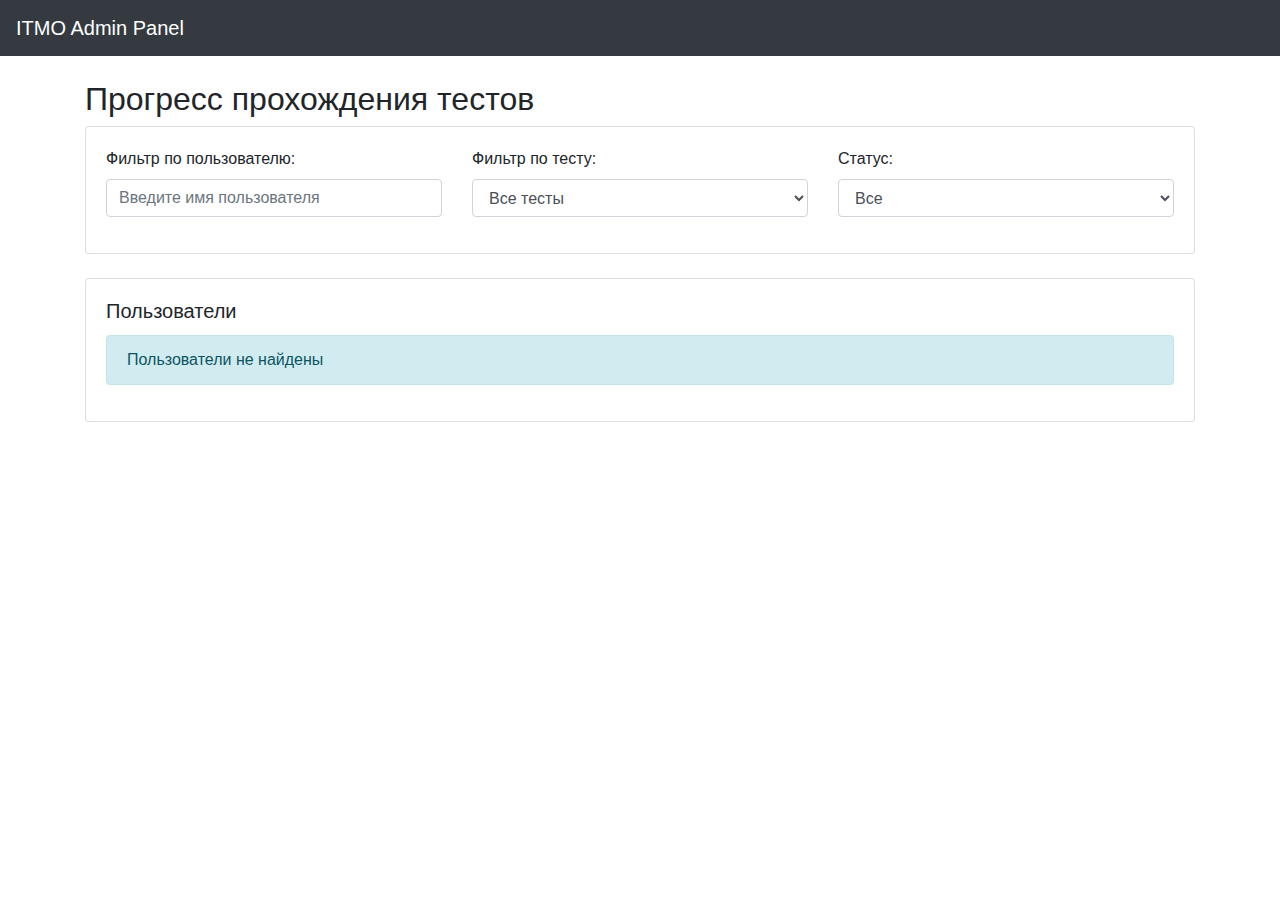
<file: admin/admin_progress.html>
<!DOCTYPE html>
<html lang="ru">
<head>
    <meta charset="UTF-8">
    <meta name="viewport" content="width=device-width, initial-scale=1.0">
    <title>Панель администратора - Прогресс тестирования</title>
    <link href="https://stackpath.bootstrapcdn.com/bootstrap/4.5.2/css/bootstrap.min.css" rel="stylesheet">
    <style>
        .test-card {
            margin-bottom: 20px;
            border: 1px solid #ddd;
            border-radius: 5px;
            padding: 15px;
        }
        .progress-container {
            margin-top: 10px;
        }
        .user-row {
            margin-bottom: 15px;
            padding-bottom: 15px;
            border-bottom: 1px solid #eee;
        }
    </style>
</head>
<body>
    <nav class="navbar navbar-expand-lg navbar-dark bg-dark">
        <a class="navbar-brand" href="#">ITMO Admin Panel</a>
    </nav>

    <div class="container mt-4">
        <h2>Прогресс прохождения тестов</h2>
        
        <!-- Фильтры -->
        <div class="card mb-4">
            <div class="card-body">
                <div class="row">
                    <div class="col-md-4">
                        <div class="form-group">
                            <label for="userFilter">Фильтр по пользователю:</label>
                            <input type="text" class="form-control" id="userFilter" placeholder="Введите имя пользователя">
                        </div>
                    </div>
                    <div class="col-md-4">
                        <div class="form-group">
                            <label for="testFilter">Фильтр по тесту:</label>
                            <select class="form-control" id="testFilter">
                                <option value="">Все тесты</option>
                                <option value="reaction">Тест на реакцию</option>
                                <option value="tracking">Тест на слежение</option>
                                <option value="combined">Совмещенный тест</option>
                            </select>
                        </div>
                    </div>
                    <div class="col-md-4">
                        <div class="form-group">
                            <label for="statusFilter">Статус:</label>
                            <select class="form-control" id="statusFilter">
                                <option value="">Все</option>
                                <option value="completed">Завершено</option>
                                <option value="incomplete">Не завершено</option>
                            </select>
                        </div>
                    </div>
                </div>
            </div>
        </div>

        <!-- Список пользователей и их прогресс -->
        <div class="card">
            <div class="card-body">
                <h5 class="card-title">Пользователи</h5>
                <div id="usersList">
                    <!-- Данные будут загружены через AJAX -->
                    <div class="text-center py-4">
                        <div class="spinner-border" role="status">
                            <span class="sr-only">Загрузка...</span>
                        </div>
                    </div>
                </div>
            </div>
        </div>
    </div>

    <!-- Модальное окно для деталей -->
    <div class="modal fade" id="userDetailsModal" tabindex="-1" role="dialog">
        <div class="modal-dialog modal-lg" role="document">
            <div class="modal-content">
                <div class="modal-header">
                    <h5 class="modal-title">Детали прохождения тестов</h5>
                    <button type="button" class="close" data-dismiss="modal">
                        <span>&times;</span>
                    </button>
                </div>
                <div class="modal-body" id="userTestDetails">
                    <!-- Данные будут загружены динамически -->
                </div>
                <div class="modal-footer">
                    <button type="button" class="btn btn-secondary" data-dismiss="modal">Закрыть</button>
                </div>
            </div>
        </div>
    </div>

    <script src="https://code.jquery.com/jquery-3.5.1.min.js"></script>
    <script src="https://stackpath.bootstrapcdn.com/bootstrap/4.5.2/js/bootstrap.bundle.min.js"></script>
    <script>
        $(document).ready(function() {
            // Загружаем данные при загрузке страницы
            loadUsersProgress();
            
            // Обновляем при изменении фильтров
            $('#userFilter, #testFilter, #statusFilter').on('change keyup', function() {
                loadUsersProgress();
            });
        });

        function loadUsersProgress() {
            const filters = {
                username: $('#userFilter').val(),
                test: $('#testFilter').val(),
                status: $('#statusFilter').val()
            };
            
            $.ajax({
                url: 'admin_get_progress.php',
                type: 'GET',
                data: filters,
                beforeSend: function() {
                    $('#usersList').html(`
                        <div class="text-center py-4">
                            <div class="spinner-border" role="status">
                                <span class="sr-only">Загрузка...</span>
                            </div>
                        </div>
                    `);
                },
                success: function(data) {
                    displayUsers(data.users);
                },
                error: function(xhr) {
                    $('#usersList').html(`
                        <div class="alert alert-danger">
                            Ошибка загрузки данных: ${xhr.responseText || 'Неизвестная ошибка'}
                        </div>
                    `);
                }
            });
        }

        function displayUsers(users) {
            if (!users || users.length === 0) {
                $('#usersList').html('<div class="alert alert-info">Пользователи не найдены</div>');
                return;
            }
            
            let html = '';
            users.forEach(user => {
                const completedTests = user.tests.filter(t => t.completed).length;
                const totalTests = user.tests.length;
                const progress = Math.round((completedTests / totalTests) * 100);
                
                html += `
                    <div class="user-row">
                        <div class="row align-items-center">
                            <div class="col-md-3">
                                <h5>${user.username}</h5>
                                <small class="text-muted">${user.email}</small>
                            </div>
                            <div class="col-md-6">
                                <div class="progress-container">
                                    <div class="d-flex justify-content-between">
                                        <span>Прогресс: ${completedTests} из ${totalTests} тестов</span>
                                        <span>${progress}%</span>
                                    </div>
                                    <div class="progress">
                                        <div class="progress-bar" role="progressbar" 
                                             style="width: ${progress}%" 
                                             aria-valuenow="${progress}" 
                                             aria-valuemin="0" 
                                             aria-valuemax="100"></div>
                                    </div>
                                </div>
                            </div>
                            <div class="col-md-3 text-right">
                                <button class="btn btn-info btn-sm view-details" 
                                        data-user-id="${user.id}">
                                    Подробнее
                                </button>
                            </div>
                        </div>
                    </div>
                `;
            });
            
            $('#usersList').html(html);
            
            // Обработчик для кнопок "Подробнее"
            $('.view-details').click(function() {
                const userId = $(this).data('user-id');
                loadUserDetails(userId);
            });
        }

        function loadUserDetails(userId) {
            $.ajax({
                url: 'admin_get_user_tests.php',
                type: 'GET',
                data: { user_id: userId },
                beforeSend: function() {
                    $('#userTestDetails').html(`
                        <div class="text-center py-4">
                            <div class="spinner-border" role="status">
                                <span class="sr-only">Загрузка...</span>
                            </div>
                        </div>
                    `);
                },
                success: function(data) {
                    displayUserDetails(data);
                    $('#userDetailsModal').modal('show');
                },
                error: function(xhr) {
                    $('#userTestDetails').html(`
                        <div class="alert alert-danger">
                            Ошибка загрузки данных: ${xhr.responseText || 'Неизвестная ошибка'}
                        </div>
                    `);
                }
            });
        }

        function displayUserDetails(data) {
            let html = `
                <div class="row mb-3">
                    <div class="col-md-6">
                        <h6>Пользователь: ${data.user.username}</h6>
                    </div>
                    <div class="col-md-6 text-right">
                        <span class="badge ${data.completed_all ? 'badge-success' : 'badge-warning'}">
                            ${data.completed_all ? 'Все тесты пройдены' : 'Не все тесты пройдены'}
                        </span>
                    </div>
                </div>
                <table class="table table-bordered">
                    <thead class="thead-light">
                        <tr>
                            <th>Тест</th>
                            <th>Статус</th>
                            <th>Дата прохождения</th>
                            <th>Результат</th>
                            <th>Действия</th>
                        </tr>
                    </thead>
                    <tbody>
            `;
            
            data.tests.forEach(test => {
                html += `
                    <tr>
                        <td>${test.test_name}</td>
                        <td>
                            <div class="custom-control custom-checkbox">
                                <input type="checkbox" class="custom-control-input" 
                                       id="test-${test.id}" ${test.completed ? 'checked' : ''}
                                       data-test-id="${test.id}">
                                <label class="custom-control-label" for="test-${test.id}">
                                    ${test.completed ? 'Завершено' : 'Не завершено'}
                                </label>
                            </div>
                        </td>
                        <td>${test.completed_at || '-'}</td>
                        <td>${test.result || '-'}</td>
                        <td>
                            <button class="btn btn-sm btn-outline-primary view-test" 
                                    data-test-id="${test.id}">
                                Просмотр
                            </button>
                        </td>
                    </tr>
                `;
            });
            
            html += `</tbody></table>`;
            $('#userTestDetails').html(html);
            
            // Обработчики для чекбоксов
            $('.custom-control-input').change(function() {
                const testId = $(this).data('test-id');
                const isCompleted = $(this).is(':checked');
                
                updateTestStatus(userId, testId, isCompleted);
            });
            
            // Обработчики для кнопок просмотра
            $('.view-test').click(function() {
                const testId = $(this).data('test-id');
                // Здесь можно реализовать просмотр деталей теста
                alert('Просмотр деталей теста с ID: ' + testId);
            });
        }

        function updateTestStatus(userId, testId, isCompleted) {
            $.ajax({
                url: 'admin_update_test_status.php',
                type: 'POST',
                data: {
                    user_id: userId,
                    test_id: testId,
                    completed: isCompleted
                },
                success: function(response) {
                    if (response.success) {
                        // Можно обновить интерфейс или показать уведомление
                    } else {
                        alert('Ошибка обновления: ' + (response.message || 'Неизвестная ошибка'));
                    }
                },
                error: function(xhr) {
                    alert('Ошибка сервера: ' + (xhr.responseText || 'Неизвестная ошибка'));
                }
            });
        }
    </script>
</body>
</html>
</file>
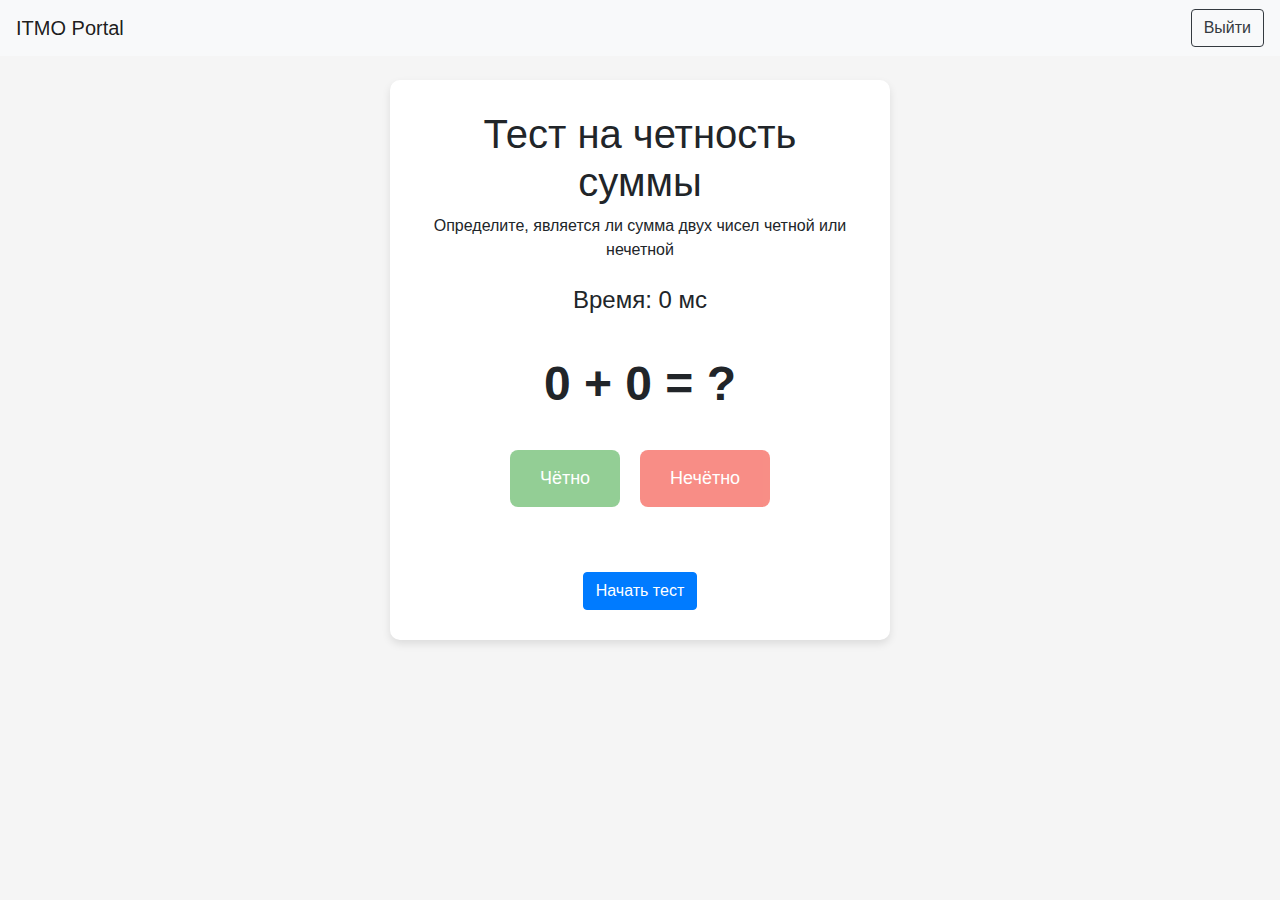
<file: tests/additiontest.html>
<!DOCTYPE html>
<html lang="ru">
<head>
    <meta charset="UTF-8">
    <meta name="viewport" content="width=device-width, initial-scale=1.0">
    <title>Тест на четность суммы</title>
    <link href="https://stackpath.bootstrapcdn.com/bootstrap/4.5.2/css/bootstrap.min.css" rel="stylesheet">
    <style>
        body {
            font-family: Arial, sans-serif;
            background-color: #f5f5f5;
            margin: 0;
            padding-top: 60px; /* Для фиксированной навигационной панели */
        }
        .container {
            text-align: center;
            background-color: white;
            padding: 30px;
            border-radius: 10px;
            box-shadow: 0 4px 8px rgba(0,0,0,0.1);
            max-width: 500px;
            width: 90%;
            margin: 20px auto;
        }
        .numbers {
            font-size: 48px;
            margin: 30px 0;
            font-weight: bold;
        }
        .buttons {
            display: flex;
            justify-content: center;
            gap: 20px;
            margin-bottom: 20px;
        }
        button {
            padding: 15px 30px;
            font-size: 18px;
            border: none;
            border-radius: 8px;
            cursor: pointer;
            transition: all 0.3s;
        }
        #even {
            background-color: #4CAF50;
            color: white;
        }
        #odd {
            background-color: #f44336;
            color: white;
        }
        button:hover {
            opacity: 0.9;
            transform: translateY(-2px);
        }
        button:disabled {
            opacity: 0.6;
            cursor: not-allowed;
            transform: none;
        }
        .timer {
            font-size: 24px;
            margin: 20px 0;
        }
        .results {
            margin-top: 20px;
            display: none;
        }
        .feedback {
            font-size: 20px;
            margin: 15px 0;
            font-weight: bold;
            min-height: 30px;
        }
        .correct {
            color: #4CAF50;
        }
        .incorrect {
            color: #f44336;
        }
        .stats {
            margin-top: 20px;
            text-align: left;
        }
        .save-status {
            margin-top: 10px;
            padding: 10px;
            border-radius: 4px;
            display: none;
        }
        .success {
            background-color: #d4edda;
            color: #155724;
        }
        .error {
            background-color: #f8d7da;
            color: #721c24;
        }
        .navbar {
            margin-bottom: 20px;
        }
        .btn-next {
            margin-top: 20px;
            display: none; /* Сначала скрыта */
        }
    </style>
</head>
<body>
    <!-- Навигационная панель -->
    <nav class="navbar navbar-expand-lg navbar-light bg-light fixed-top">
        <a class="navbar-brand" href="../index.php">ITMO Portal</a>
        <div class="collapse navbar-collapse" id="navbarNav">
            <ul class="navbar-nav ml-auto">
                <li class="nav-item">
                    <span class="navbar-text mr-2"><?php echo htmlspecialchars($_SESSION['username']); ?></span>
                    <a href="../pages/logout.php" class="btn btn-outline-dark">Выйти</a>
                </li>
            </ul>
        </div>
    </nav>

    <!-- Основной контент -->
    <div class="container">
        <h1>Тест на четность суммы</h1>
        <p>Определите, является ли сумма двух чисел четной или нечетной</p>
        
        <div class="timer">Время: <span id="time">0</span> мс</div>
        
        <div class="numbers">
            <span id="num1">0</span> + <span id="num2">0</span> = ?
        </div>
        
        <div class="buttons">
            <button id="even">Чётно</button>
            <button id="odd">Нечётно</button>
        </div>
        
        <div class="feedback" id="feedback"></div>
        
        <div class="results" id="results">
            <h3>Результаты</h3>
            <div class="stats">
                <p>Попыток: <span id="attempts">0</span></p>
                <p>Правильных ответов: <span id="correct">0</span></p>
                <p>Среднее время: <span id="avg-time">0</span> мс</p>
            </div>
            <button id="restart" class="btn btn-primary">Начать заново</button>
            <!-- Добавленная кнопка для перехода к следующему тесту -->
            <a href="../tests/combinedtest.html" id="next-test-button" class="btn btn-success btn-next">Следующий тест</a>
        </div>
        
        <div id="saveStatus" class="save-status"></div>
        
        <button id="start" class="btn btn-primary">Начать тест</button>
    </div>

    <script src="https://code.jquery.com/jquery-3.5.1.slim.min.js"></script>
    <script src="https://cdn.jsdelivr.net/npm/@popperjs/core@2.9.3/dist/umd/popper.min.js"></script>
    <script src="https://stackpath.bootstrapcdn.com/bootstrap/4.5.2/js/bootstrap.min.js"></script>

    <script>
        // Конфигурация теста
        const config = {
            minNumber: 1,
            maxNumber: 100,
            testDuration: 30000 // 30 секунд
        };

        // Состояние теста
        const state = {
            isRunning: false,
            startTime: null,
            currentNumbers: [0, 0],
            currentSum: 0,
            timerInterval: null,
            reactionTime: 0,
            attempts: 0,
            correctAnswers: 0,
            reactionTimes: [],
            userId: 1 // Замените на реальный ID пользователя
        };

        // Элементы DOM
        const elements = {
            num1: document.getElementById('num1'),
            num2: document.getElementById('num2'),
            evenBtn: document.getElementById('even'),
            oddBtn: document.getElementById('odd'),
            timeDisplay: document.getElementById('time'),
            feedback: document.getElementById('feedback'),
            results: document.getElementById('results'),
            attempts: document.getElementById('attempts'),
            correct: document.getElementById('correct'),
            avgTime: document.getElementById('avg-time'),
            restartBtn: document.getElementById('restart'),
            startBtn: document.getElementById('start'),
            saveStatus: document.getElementById('saveStatus'),
            nextTestBtn: document.getElementById('next-test-button')
        };

        // Инициализация
        function init() {
            updateNumberDisplay();
            
            elements.evenBtn.addEventListener('click', () => checkAnswer(true));
            elements.oddBtn.addEventListener('click', () => checkAnswer(false));
            elements.restartBtn.addEventListener('click', restartTest);
            elements.startBtn.addEventListener('click', startTest);
            
            toggleAnswerButtons(false);
        }

        // Генерация случайных чисел
        function generateRandomNumbers() {
            const num1 = Math.floor(Math.random() * (config.maxNumber - config.minNumber + 1)) + config.minNumber;
            const num2 = Math.floor(Math.random() * (config.maxNumber - config.minNumber + 1)) + config.minNumber;
            state.currentNumbers = [num1, num2];
            state.currentSum = num1 + num2;
            updateNumberDisplay();
        }

        // Обновление отображения чисел
        function updateNumberDisplay() {
            elements.num1.textContent = state.currentNumbers[0];
            elements.num2.textContent = state.currentNumbers[1];
        }

        // Проверка ответа
        function checkAnswer(isEven) {
            if (!state.isRunning) return;
            
            const isCorrect = (state.currentSum % 2 === 0) === isEven;
            state.attempts++;
            state.reactionTime = Date.now() - state.startTime;
            state.reactionTimes.push(state.reactionTime);
            
            if (isCorrect) {
                state.correctAnswers++;
                elements.feedback.textContent = 'Правильно!';
                elements.feedback.className = 'feedback correct';
            } else {
                elements.feedback.textContent = 'Неправильно!';
                elements.feedback.className = 'feedback incorrect';
            }
            
            updateStats();
            generateRandomNumbers();
            state.startTime = Date.now();
            elements.time.textContent = '0';
        }

        // Обновление статистики
        function updateStats() {
            elements.attempts.textContent = state.attempts;
            elements.correct.textContent = state.correctAnswers;
            
            if (state.reactionTimes.length > 0) {
                const avg = Math.round(state.reactionTimes.reduce((a, b) => a + b, 0) / state.reactionTimes.length);
                elements.avgTime.textContent = avg;
            }
        }

        // Таймер
        function startTimer() {
            state.timerInterval = setInterval(() => {
                if (state.isRunning) {
                    const currentTime = Date.now() - state.startTime;
                    elements.time.textContent = currentTime;
                }
            }, 10);
        }

        // Переключение кнопок ответа
        function toggleAnswerButtons(enable) {
            elements.evenBtn.disabled = !enable;
            elements.oddBtn.disabled = !enable;
        }

        // Начало теста
        function startTest() {
            state.isRunning = true;
            state.startTime = Date.now();
            state.attempts = 0;
            state.correctAnswers = 0;
            state.reactionTimes = [];
            
            generateRandomNumbers();
            startTimer();
            toggleAnswerButtons(true);
            
            elements.startBtn.style.display = 'none';
            elements.results.style.display = 'none';
            elements.feedback.textContent = '';
            elements.saveStatus.style.display = 'none';
            elements.nextTestBtn.style.display = 'none'; // Скрываем кнопку при новом запуске
            
            setTimeout(() => {
                endTest();
            }, config.testDuration);
        }

        // Завершение теста
        function endTest() {
            state.isRunning = false;
            clearInterval(state.timerInterval);
            toggleAnswerButtons(false);
            
            elements.results.style.display = 'block';
            elements.nextTestBtn.style.display = 'inline-block'; // Показываем кнопку после завершения
            updateStats();
            
            saveResults();
        }

        // Перезапуск теста
        function restartTest() {
            elements.results.style.display = 'none';
            elements.startBtn.style.display = 'block';
            elements.feedback.textContent = '';
            elements.nextTestBtn.style.display = 'none';
        }

        // Отправка результатов на сервер
        function saveResults() {
            const avgReaction = state.reactionTimes.length > 0 
                ? Math.round(state.reactionTimes.reduce((a, b) => a + b, 0) / state.reactionTimes.length)
                : 0;
            
            const testData = {
                user_id: state.userId,
                test_name: 'addition_parity_test',
                reaction_time: avgReaction,
                correct_answers: state.correctAnswers,
                total_questions: state.attempts,
                attempts: state.attempts,
                average_time: avgReaction
            };
            
            fetch('../php/save_test_result.php', {
                method: 'POST',
                headers: {
                    'Content-Type': 'application/json',
                },
                body: JSON.stringify(testData)
            })
            .then(response => {
                if (!response.ok) {
                    throw new Error('Ошибка сети');
                }
                return response.json();
            })
            .then(data => {
                console.log('Success:', data);
                showSaveStatus(true, data.message || 'Результаты успешно сохранены');
            })
            .catch((error) => {
                console.error('Error:', error);
                showSaveStatus(false, error.message || 'Ошибка при сохранении результатов');
            });
        }

        // Показать статус сохранения
        function showSaveStatus(isSuccess, message) {
            elements.saveStatus.textContent = message;
            elements.saveStatus.className = `save-status ${isSuccess ? 'success' : 'error'}`;
            elements.saveStatus.style.display = 'block';
        }

        // Запуск при загрузке
        window.onload = init;
    </script>
</body>
</html>
</file>
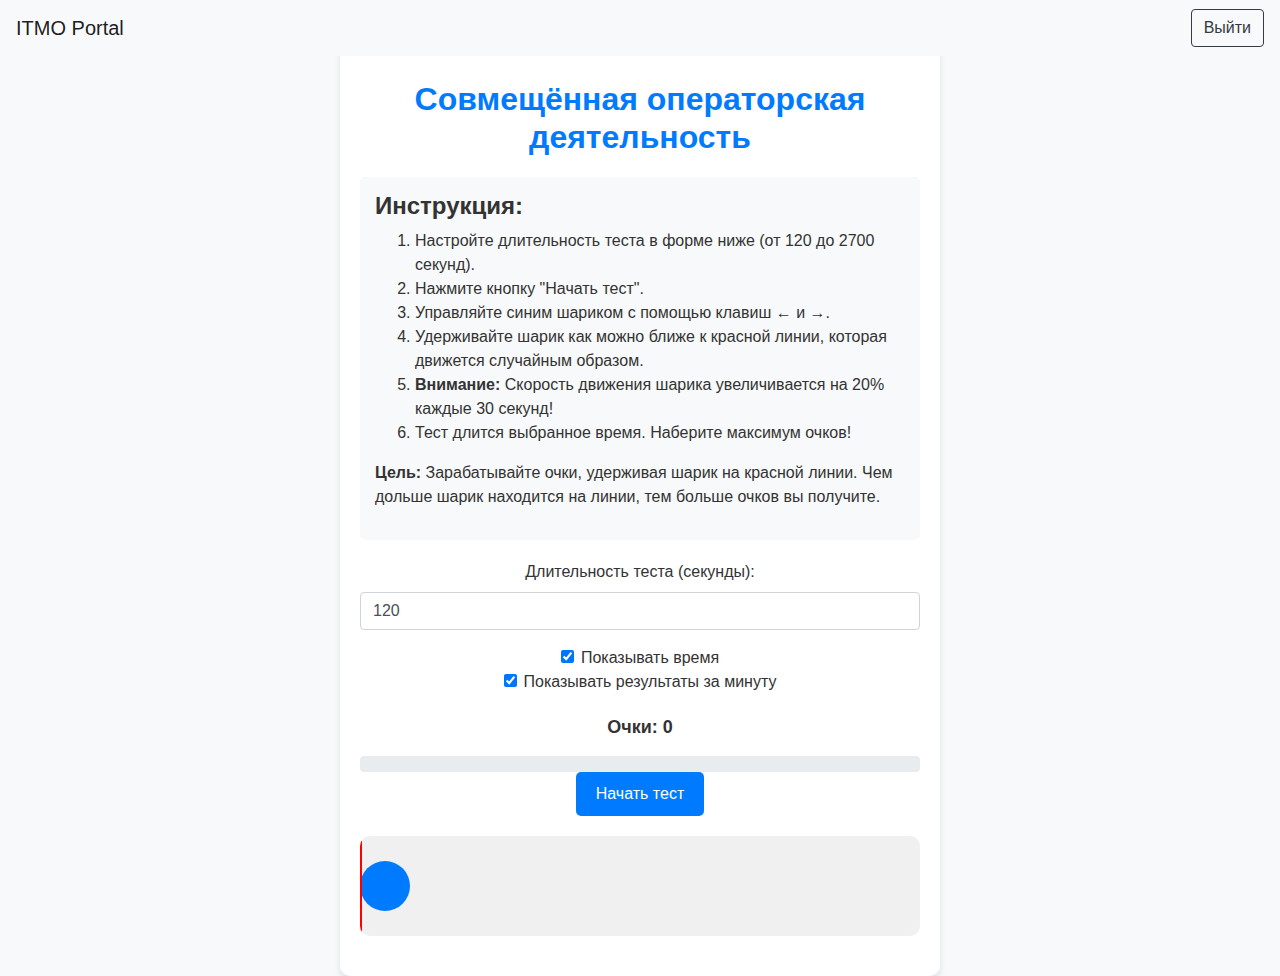
<file: tests/analogovoe_presledovanie.html>
<!DOCTYPE html>
<html lang="ru">
<head>
    <meta charset="UTF-8">
    <meta name="viewport" content="width=device-width, initial-scale=1.0">
    <title>Совмещённая операторская деятельность</title>
    <link href="https://stackpath.bootstrapcdn.com/bootstrap/4.5.2/css/bootstrap.min.css" rel="stylesheet">
    <link href="../assets/css/tests.css" rel="stylesheet">
    <style>
        #tracking-object {
            width: 50px;
            height: 50px;
            background-color: #007bff;
            position: absolute;
            border-radius: 50%;
            top: 50%;
            transform: translateY(-50%);
            transition: left 0.05s linear;
        }

        #tracking-area {
            width: 100%;
            height: 100px;
            position: relative;
            background-color: #f0f0f0;
            border-radius: 10px;
            margin: 20px auto;
            overflow: hidden;
        }

        #target-line {
            width: 2px;
            height: 100%;
            background-color: red;
            position: absolute;
            top: 0;
            transition: left 1s ease-in-out;
        }

        .navbar {
            margin-bottom: 20px;
        }

        .container {
            padding-top: 80px;
        }

        #score-display {
            font-size: 18px;
            font-weight: bold;
            margin-bottom: 15px;
        }

        #timer {
            font-size: 18px;
            margin-bottom: 15px;
        }

        .instructions {
            background-color: #f8f9fa;
            padding: 15px;
            border-radius: 5px;
            margin-bottom: 20px;
        }

        #progress-bar {
            height: 20px;
            margin-bottom: 15px;
        }

        #settings-form {
            margin-bottom: 20px;
        }
    </style>
</head>
<body>
    <nav class="navbar navbar-expand-lg navbar-light bg-light fixed-top">
        <a class="navbar-brand" href="../index.php">ITMO Portal</a>
        <div class="collapse navbar-collapse" id="navbarNav">
            <ul class="navbar-nav ml-auto">
                <li class="nav-item">
                    <span class="navbar-text mr-2"><?php echo htmlspecialchars($_SESSION['username']); ?></span>
                    <a href="../pages/logout.php" class="btn btn-outline-dark">Выйти</a>
                </li>
            </ul>
        </div>
    </nav>

    <div class="container">
        <h1 class="text-center">Совмещённая операторская деятельность</h1>
        <div class="instructions">
            <h4><strong>Инструкция:</strong></h4>
            <ol>
                <li>Настройте длительность теста в форме ниже (от 120 до 2700 секунд).</li>
                <li>Нажмите кнопку "Начать тест".</li>
                <li>Управляйте синим шариком с помощью клавиш ← и →.</li>
                <li>Удерживайте шарик как можно ближе к красной линии, которая движется случайным образом.</li>
                <li><strong>Внимание:</strong> Скорость движения шарика увеличивается на 20% каждые 30 секунд!</li>
                <li>Тест длится выбранное время. Наберите максимум очков!</li>
            </ol>
            <p><strong>Цель:</strong> Зарабатывайте очки, удерживая шарик на красной линии. Чем дольше шарик находится на линии, тем больше очков вы получите.</p>
        </div>
        <div class="text-center">
            <form id="settings-form">
                <div class="form-group">
                    <label for="test-duration">Длительность теста (секунды):</label>
                    <input type="number" id="test-duration" class="form-control" min="120" max="2700" value="120">
                </div>
                <div class="form-check">
                    <input type="checkbox" class="form-check-input" id="show-time" checked>
                    <label class="form-check-label" for="show-time">Показывать время</label>
                </div>
                <div class="form-check">
                    <input type="checkbox" class="form-check-input" id="show-results" checked>
                    <label class="form-check-label" for="show-results">Показывать результаты за минуту</label>
                </div>
            </form>
            <div id="timer" style="display: none;">Время: 02:00</div>
            <div id="score-display">Очки: 0</div>
            <div id="minute-result" style="display: none;">Очки за минуту: 0</div>
            <div class="progress">
                <div id="progress-bar" class="progress-bar" role="progressbar" style="width: 0%;" aria-valuenow="0" aria-valuemin="0" aria-valuemax="100"></div>
            </div>
            <button id="start-button" class="btn btn-primary">Начать тест</button>
            <div id="tracking-area">
                <div id="tracking-object"></div>
                <div id="target-line"></div>
            </div>
            <p id="result" class="mt-3"></p>
        </div>
    </div>

    <script>
        document.getElementById('start-button').addEventListener('click', startTest);

        let score = 0;
        let minuteScores = [];
        let testDuration = 120;
        let timerInterval;
        let testActive = false;
        let trackingInterval;
        let position = 0;
        let targetPosition = 0;
        let speed = 5;
        let speedMultiplier = 1;
        const trackingAreaWidth = document.getElementById('tracking-area').offsetWidth;
        const objectWidth = 50;

        function startTest() {
            console.log("Тест начат");
            const result = document.getElementById('result');
            const startButton = document.getElementById('start-button');
            
            // Получение настроек
            testDuration = parseInt(document.getElementById('test-duration').value) || 120;
            const showTime = document.getElementById('show-time').checked;
            const showResults = document.getElementById('show-results').checked;
            
            // Сброс параметров
            result.textContent = '';
            startButton.disabled = true;
            minuteScores = [];
            score = 0;
            speedMultiplier = 1;
            testActive = true;
            position = trackingAreaWidth / 2 - objectWidth / 2;
            targetPosition = trackingAreaWidth / 2;
            
            document.getElementById('timer').style.display = showTime ? 'block' : 'none';
            document.getElementById('minute-result').style.display = showResults ? 'block' : 'none';
            
            document.getElementById('tracking-object').style.left = `${position}px`;
            document.getElementById('target-line').style.left = `${targetPosition}px`;
            
            updateScore();
            updateTimer();
            
            let timeLeft = testDuration;
            let lastMinute = Math.floor(timeLeft / 60);
            timerInterval = setInterval(() => {
                timeLeft--;
                const minutes = Math.floor(timeLeft / 60);
                const seconds = timeLeft % 60;
                
                // Обновление прогресс-бара
                const progress = ((testDuration - timeLeft) / testDuration) * 100;
                document.getElementById('progress-bar').style.width = `${progress}%`;
                document.getElementById('progress-bar').setAttribute('aria-valuenow', progress);
                
                // Обновление результатов за минуту
                if (showResults && lastMinute !== minutes) {
                    minuteScores.push(score);
                    document.getElementById('minute-result').textContent = `Очки за последнюю минуту: ${score - (minuteScores[minuteScores.length - 2] || 0)}`;
                    lastMinute = minutes;
                }
                
                if (showTime) {
                    document.getElementById('timer').textContent = `Время: ${minutes.toString().padStart(2, '0')}:${seconds.toString().padStart(2, '0')}`;
                }
                
                if (timeLeft <= 0) {
                    endTest();
                }
            }, 1000);
            
            startTracking();
            addKeyboardControls();
            moveTarget();
            increaseSpeed();
        }

        function startTracking() {
            trackingInterval = setInterval(() => {
                if (!testActive) return;
                
                const trackingObject = document.getElementById('tracking-object');
                const targetLine = document.getElementById('target-line');
                
                const objectLeft = parseInt(trackingObject.style.left);
                const targetLeft = parseInt(targetLine.style.left);
                
                if (Math.abs(objectLeft + objectWidth/2 - targetLeft) < 5) {
                    score += 1;
                    updateScore();
                }
                
                // Update position smoothly based on last keyboard input
                trackingObject.style.left = `${position}px`;
            }, 16); // ~60fps for smoother updates
        }

        function moveTarget() {
            if (!testActive) return;
            
            setTimeout(() => {
                if (!testActive) return;
                
                targetPosition = Math.random() * (trackingAreaWidth - 50) + 25;
                document.getElementById('target-line').style.left = `${targetPosition}px`;
                
                moveTarget();
            }, Math.random() * 3000 + 2000);
        }

        function increaseSpeed() {
            if (!testActive) return;
            
            setTimeout(() => {
                if (!testActive) return;
                
                speedMultiplier += 0.2; // Увеличение скорости на 20% каждые 30 секунд
                console.log(`Скорость увеличена, множитель: ${speedMultiplier}`);
                
                increaseSpeed();
            }, 30000); // Каждые 30 секунд
        }

        function addKeyboardControls() {
            document.addEventListener('keydown', (e) => {
                if (!testActive) return;
                
                if (e.key === 'ArrowLeft') {
                    position = Math.max(0, position - speed * speedMultiplier);
                } else if (e.key === 'ArrowRight') {
                    position = Math.min(trackingAreaWidth - objectWidth, position + speed * speedMultiplier);
                }
                
                // Update position immediately for responsiveness
                document.getElementById('tracking-object').style.left = `${position}px`;
            });
        }

        function updateScore() {
            document.getElementById('score-display').textContent = `Очки: ${score}`;
        }

        function updateTimer() {
            const minutes = Math.floor(testDuration / 60);
            const seconds = testDuration % 60;
            document.getElementById('timer').textContent = `Время: ${minutes.toString().padStart(2, '0')}:${seconds.toString().padStart(2, '0')}`;
        }

        function endTest() {
            testActive = false;
            clearInterval(timerInterval);
            clearInterval(trackingInterval);
            
            document.getElementById('start-button').disabled = false;
            
            let minuteResults = '';
            if (document.getElementById('show-results').checked) {
                minuteScores.push(score);
                minuteResults = '<br><strong>Очки по минутам:</strong><br>';
                for (let i = 1; i < minuteScores.length; i++) {
                    minuteResults += `Минута ${i}: ${minuteScores[i] - (minuteScores[i-1] || 0)} очков<br>`;
                }
            }
            
            const result = document.getElementById('result');
            result.innerHTML = `
                <strong>Результаты теста:</strong><br>
                Набрано очков: ${score}<br>
                ${minuteResults}
                <small>Чем больше очков - тем лучше результат</small>
            `;
            
            saveResults(score);
        }

        function saveResults(score) {
            const data = {
                user_id: 1,
                test_name: 'Совмещённая операторская деятельность',
                correct_answers: score,
                score: score,
                created_at: new Date().toISOString()
            };

            fetch('../php/save_test_result.php', {
                method: 'POST',
                headers: {
                    'Content-Type': 'application/json'
                },
                body: JSON.stringify(data)
            })
            .then(response => {
                if (!response.ok) {
                    throw new Error('Ошибка сети: ' + response.statusText);
                }
                return response.json();
            })
            .then(data => {
                if (data.status === 'success') {
                    console.log('Результат успешно сохранен');
                } else {
                    console.error('Ошибка при сохранении:', data.message);
                }
            })
            .catch(error => {
                console.error('Ошибка при отправке:', error);
            });
        }
    </script>
</body>
</html>
</file>
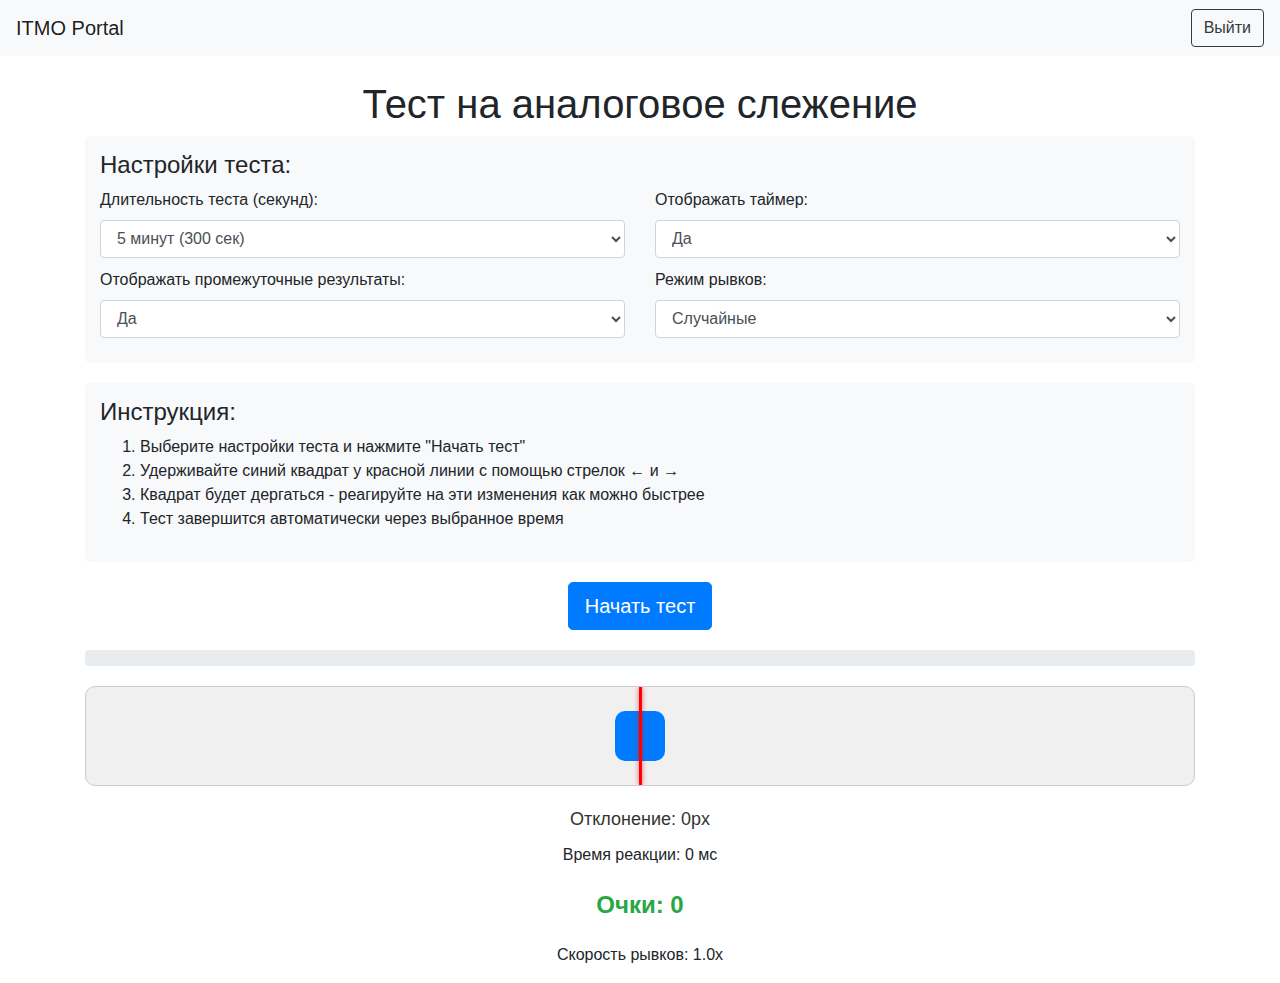
<file: tests/analogovoe_slejenie.html>
<!DOCTYPE html>
<html lang="ru">
<head>
    <meta charset="UTF-8">
    <meta name="viewport" content="width=device-width, initial-scale=1.0">
    <title>Тест на аналоговое слежение</title>
    <link href="https://stackpath.bootstrapcdn.com/bootstrap/4.5.2/css/bootstrap.min.css" rel="stylesheet">
    <style>
        #tracking-object {
            width: 50px;
            height: 50px;
            background-color: #007bff;
            position: absolute;
            border-radius: 10px;
            top: 50%;
            transform: translateY(-50%);
            left: calc(50% - 25px);
            transition: left 0.2s ease-out;
        }

        #tracking-area {
            width: 100%;
            height: 100px;
            position: relative;
            background-color: #f0f0f0;
            border-radius: 10px;
            margin: 20px auto;
            overflow: hidden;
            border: 1px solid #ccc;
        }

        #center-line {
            width: 3px;
            height: 100%;
            background-color: red;
            position: absolute;
            left: 50%;
            margin-left: -1.5px;
            top: 0;
            z-index: 10;
            box-shadow: 0 0 5px rgba(255,0,0,0.7);
        }

        .navbar {
            margin-bottom: 20px;
        }

        .container {
            padding-top: 80px;
        }

        #deviation-display {
            font-size: 18px;
            margin: 10px 0;
            color: #333;
        }

        #score-display {
            font-size: 24px;
            font-weight: bold;
            margin: 20px 0;
            color: #28a745;
        }

        .instructions {
            background-color: #f8f9fa;
            padding: 15px;
            border-radius: 5px;
            margin-bottom: 20px;
        }

        .edge-warning {
            position: absolute;
            width: 100%;
            height: 100%;
            top: 0;
            left: 0;
            background-color: rgba(255,0,0,0.1);
            display: none;
        }

        .progress-container {
            margin: 20px 0;
        }

        .settings-panel {
            background-color: #f8f9fa;
            padding: 15px;
            border-radius: 5px;
            margin-bottom: 20px;
        }

        .settings-row {
            margin-bottom: 10px;
        }

        .per-minute-results {
            max-height: 200px;
            overflow-y: auto;
            margin-top: 15px;
            border: 1px solid #ddd;
            padding: 10px;
            border-radius: 5px;
        }

        .timer-display {
            font-size: 24px;
            font-weight: bold;
            margin: 10px 0;
            color: #333;
        }
    </style>
</head>
<body>
    <nav class="navbar navbar-expand-lg navbar-light bg-light fixed-top">
        <a class="navbar-brand" href="../index.php">ITMO Portal</a>
        <div class="collapse navbar-collapse" id="navbarNav">
            <ul class="navbar-nav ml-auto">
                <li class="nav-item">
                    <span class="navbar-text mr-2"><?php echo htmlspecialchars($_SESSION['username']); ?></span>
                    <a href="../pages/logout.php" class="btn btn-outline-dark">Выйти</a>
                </li>
            </ul>
        </div>
    </nav>

    <div class="container">
        <h1 class="text-center">Тест на аналоговое слежение</h1>
        
        <div class="settings-panel">
            <h4>Настройки теста:</h4>
            <div class="settings-row row">
                <div class="col-md-6">
                    <label for="test-duration">Длительность теста (секунд):</label>
                    <select id="test-duration" class="form-control">
                        <option value="120">2 минуты (120 сек)</option>
                        <option value="300" selected>5 минут (300 сек)</option>
                        <option value="600">10 минут (600 сек)</option>
                        <option value="1800">30 минут (1800 сек)</option>
                        <option value="2700">45 минут (2700 сек)</option>
                    </select>
                </div>
                <div class="col-md-6">
                    <label for="show-timer">Отображать таймер:</label>
                    <select id="show-timer" class="form-control">
                        <option value="yes" selected>Да</option>
                        <option value="no">Нет</option>
                    </select>
                </div>
            </div>
            <div class="settings-row row">
                <div class="col-md-6">
                    <label for="show-results">Отображать промежуточные результаты:</label>
                    <select id="show-results" class="form-control">
                        <option value="yes" selected>Да</option>
                        <option value="no">Нет</option>
                    </select>
                </div>
                <div class="col-md-6">
                    <label for="jerk-mode">Режим рывков:</label>
                    <select id="jerk-mode" class="form-control">
                        <option value="random" selected>Случайные</option>
                        <option value="fixed">Фиксированные интервалы</option>
                        <option value="accelerating">С ускорением</option>
                    </select>
                </div>
            </div>
        </div>
        
        <div class="instructions">
            <h4>Инструкция:</h4>
            <ol>
                <li>Выберите настройки теста и нажмите "Начать тест"</li>
                <li>Удерживайте синий квадрат у красной линии с помощью стрелок ← и →</li>
                <li>Квадрат будет дергаться - реагируйте на эти изменения как можно быстрее</li>
                <li>Тест завершится автоматически через выбранное время</li>
            </ol>
        </div>
        
        <div class="text-center">
            <button id="start-button" class="btn btn-primary btn-lg">Начать тест</button>
            <button id="stop-button" class="btn btn-danger btn-lg" style="display:none;">Завершить тест</button>
            
            <div id="timer-display" class="timer-display" style="display:none;"></div>
            
            <div class="progress-container">
                <div class="progress">
                    <div id="test-progress" class="progress-bar progress-bar-striped" role="progressbar" style="width: 0%"></div>
                </div>
            </div>
            
            <div id="tracking-area">
                <div id="center-line"></div>
                <div id="tracking-object"></div>
                <div id="edge-warning" class="edge-warning"></div>
            </div>
            
            <div id="deviation-display">Отклонение: 0px</div>
            <div id="reaction-time-display">Время реакции: 0 мс</div>
            <div id="score-display">Очки: 0</div>
            <div id="current-speed-display">Скорость рывков: 1.0x</div>
            
            <div id="per-minute-results" class="per-minute-results" style="display:none;">
                <h5>Результаты по минутам:</h5>
                <div id="minute-results-container"></div>
            </div>
            
            <p id="result" class="mt-3"></p>
        </div>
    </div>

    <script>
        document.getElementById('start-button').addEventListener('click', startTest);
        document.getElementById('stop-button').addEventListener('click', () => endTest(true));

        let trackingInterval;
        let jerkInterval;
        let testTimeout;
        let progressInterval;
        let isTestRunning = false;
        let baseJerkStrength = 60;
        let testDuration = 30000; // 30 секунд по умолчанию
        let score = 0;
        let totalDeviation = 0;
        let measurements = 0;
        let lastJerkTime = 0;
        let reactionStartTime = 0;
        let reactionTimes = [];
        let isReacting = false;
        let startTime = 0;
        let currentSpeedMultiplier = 1.0;
        let minuteScores = [];
        let minuteDeviations = [];
        let minuteReactions = [];
        let currentMinute = 0;

        function startTest() {
            console.log("Тест начат");
            // Получаем настройки из формы
            testDuration = parseInt(document.getElementById('test-duration').value) * 1000;
            const showTimer = document.getElementById('show-timer').value === 'yes';
            const showResults = document.getElementById('show-results').value === 'yes';
            const jerkMode = document.getElementById('jerk-mode').value;
            
            // Сбрасываем все показатели
            const result = document.getElementById('result');
            result.textContent = '';
            document.getElementById('start-button').disabled = true;
            document.getElementById('stop-button').style.display = 'inline-block';
            document.getElementById('score-display').textContent = "Очки: 0";
            document.getElementById('deviation-display').textContent = "Отклонение: 0px";
            document.getElementById('reaction-time-display').textContent = "Время реакции: 0 мс";
            document.getElementById('edge-warning').style.display = 'none';
            document.getElementById('current-speed-display').textContent = "Скорость рывков: 1.0x";
            
            if (showTimer) {
                document.getElementById('timer-display').style.display = 'block';
            } else {
                document.getElementById('timer-display').style.display = 'none';
            }
            
            if (showResults) {
                document.getElementById('per-minute-results').style.display = 'block';
                document.getElementById('minute-results-container').innerHTML = '';
            } else {
                document.getElementById('per-minute-results').style.display = 'none';
            }

            score = 0;
            totalDeviation = 0;
            measurements = 0;
            reactionTimes = [];
            minuteScores = [];
            minuteDeviations = [];
            minuteReactions = [];
            currentMinute = 0;
            currentSpeedMultiplier = 1.0;
            isTestRunning = true;
            isReacting = false;
            startTime = Date.now();

            // Установка квадратика по центру
            const trackingObject = document.getElementById('tracking-object');
            trackingObject.style.left = 'calc(50% - 25px)';

            startTracking();
            setupJerks(jerkMode);
            addKeyboardControls();
            
            // Обновление прогресса и таймера
            updateProgressBar();
            progressInterval = setInterval(updateProgressBar, 1000);
            
            // Автоматическое завершение теста через заданное время
            testTimeout = setTimeout(() => {
                endTest(true);
            }, testDuration);
            
            // Запуск минутных интервалов для сбора статистики
            setInterval(recordMinuteStats, 60000);
        }

        function setupJerks(mode) {
            clearInterval(jerkInterval);
            
            if (mode === 'random') {
                // Случайные рывки с интервалом 2-5 секунд
                jerkInterval = setInterval(() => {
                    if (!isTestRunning) return;
                    performJerk();
                }, 2000 + Math.random() * 3000);
            } else if (mode === 'fixed') {
                // Фиксированные интервалы - каждые 3 секунды
                jerkInterval = setInterval(() => {
                    if (!isTestRunning) return;
                    performJerk();
                }, 3000);
            } else if (mode === 'accelerating') {
                // Рывки с ускорением - интервал уменьшается, сила увеличивается
                let jerkIntervalTime = 3000;
                jerkInterval = setInterval(() => {
                    if (!isTestRunning) return;
                    performJerk();
                    
                    // Уменьшаем интервал и увеличиваем силу рывков
                    jerkIntervalTime = Math.max(500, jerkIntervalTime * 0.95);
                    currentSpeedMultiplier = Math.min(3.0, currentSpeedMultiplier * 1.05);
                    document.getElementById('current-speed-display').textContent = 
                        `Скорость рывков: ${currentSpeedMultiplier.toFixed(1)}x`;
                    
                    clearInterval(jerkInterval);
                    jerkInterval = setInterval(() => {
                        if (!isTestRunning) return;
                        performJerk();
                    }, jerkIntervalTime);
                }, jerkIntervalTime);
            }
        }

        function performJerk() {
            const trackingObject = document.getElementById('tracking-object');
            
            // Случайное смещение с учетом текущего множителя скорости
            const jerk = (Math.random() * baseJerkStrength * 2 - baseJerkStrength) * currentSpeedMultiplier;
            
            // Запоминаем время рывка
            lastJerkTime = Date.now();
            isReacting = true;
            
            // Применяем рывок
            applyMovement(jerk);
            
            // Визуальный эффект рывка
            trackingObject.style.transform = 'translateY(-50%) scale(1.1)';
            setTimeout(() => {
                trackingObject.style.transform = 'translateY(-50%) scale(1)';
            }, 200);
        }

        function startTracking() {
            trackingInterval = setInterval(() => {
                if (!isTestRunning) return;
                
                const trackingObject = document.getElementById('tracking-object');
                const centerLine = document.getElementById('center-line');
                
                // Получаем текущую позицию
                const objectRect = trackingObject.getBoundingClientRect();
                const centerRect = centerLine.getBoundingClientRect();
                const currentPos = objectRect.left + objectRect.width/2;
                const centerPos = centerRect.left + centerRect.width/2;
                
                // Вычисляем отклонение
                const deviation = Math.abs(currentPos - centerPos);
                totalDeviation += deviation;
                measurements++;
                
                // Обновляем отображение
                document.getElementById('deviation-display').textContent = `Отклонение: ${Math.round(deviation)}px`;
                score += Math.max(0, 100 - Math.round(deviation));
                document.getElementById('score-display').textContent = `Очки: ${score}`;
                
            }, 100);
        }

        function applyMovement(offset) {
            const trackingObject = document.getElementById('tracking-object');
            const trackingArea = document.getElementById('tracking-area');
            const areaRect = trackingArea.getBoundingClientRect();
            const objectRect = trackingObject.getBoundingClientRect();
            
            // Получаем текущую позицию объекта в пикселях
            const currentLeft = parseFloat(trackingObject.style.left) || 
                              (objectRect.left - areaRect.left);
            
            // Вычисляем новую позицию
            const newLeft = currentLeft + offset;
            
            // Ограничиваем движение в пределах области
            const boundedLeft = Math.max(0, Math.min(areaRect.width - objectRect.width, newLeft));
            
            trackingObject.style.left = `${boundedLeft}px`;
            
            // Показываем предупреждение, если объект близко к краю
            if (boundedLeft <= 10 || boundedLeft >= areaRect.width - objectRect.width - 10) {
                document.getElementById('edge-warning').style.display = 'block';
            } else {
                document.getElementById('edge-warning').style.display = 'none';
            }
        }

        function addKeyboardControls() {
            document.addEventListener('keydown', (e) => {
                if (!isTestRunning) return;
                
                const moveStep = 15;

                if (e.key === 'ArrowLeft' || e.key === 'ArrowRight') {
                    // Фиксируем время реакции, если был рывок
                    if (isReacting) {
                        const reactionTime = Date.now() - lastJerkTime;
                        reactionTimes.push(reactionTime);
                        document.getElementById('reaction-time-display').textContent = 
                            `Время реакции: ${reactionTime} мс`;
                        isReacting = false;
                    }
                    
                    // Применяем движение
                    if (e.key === 'ArrowLeft') {
                        applyMovement(-moveStep);
                    } else {
                        applyMovement(moveStep);
                    }
                }
            });
        }

        function updateProgressBar() {
            if (!isTestRunning) return;
            
            const elapsed = Date.now() - startTime;
            const progress = (elapsed / testDuration) * 100;
            document.getElementById('test-progress').style.width = `${Math.min(100, progress)}%`;
            
            // Обновляем таймер
            const remaining = Math.max(0, (testDuration - elapsed) / 1000);
            const minutes = Math.floor(remaining / 60);
            const seconds = Math.floor(remaining % 60);
            document.getElementById('timer-display').textContent = 
                `Осталось времени: ${minutes}:${seconds.toString().padStart(2, '0')}`;
        }

        function recordMinuteStats() {
            if (!isTestRunning) return;
            
            currentMinute++;
            
            // Рассчитываем средние значения за последнюю минуту
            const minuteScore = score - (minuteScores.reduce((a, b) => a + b, 0));
            const minuteDeviation = totalDeviation / measurements - (minuteDeviations.reduce((a, b) => a + b, 0));
            const minuteReaction = reactionTimes.length > 0 ? 
                reactionTimes.slice(minuteReactions.reduce((a, b) => a + b, 0)).reduce((a, b) => a + b, 0) / 
                (reactionTimes.length - minuteReactions.reduce((a, b) => a + b, 0)) : 0;
            
            minuteScores.push(minuteScore);
            minuteDeviations.push(minuteDeviation);
            minuteReactions.push(reactionTimes.length - minuteReactions.reduce((a, b) => a + b, 0));
            
            // Добавляем запись в результаты по минутам
            if (document.getElementById('show-results').value === 'yes') {
                const resultsContainer = document.getElementById('minute-results-container');
                const resultItem = document.createElement('div');
                resultItem.className = 'minute-result';
                resultItem.innerHTML = `
                    <p><strong>Минута ${currentMinute}:</strong> 
                    Очки: ${minuteScore} | 
                    Среднее отклонение: ${minuteDeviation.toFixed(1)}px | 
                    Среднее время реакции: ${minuteReaction.toFixed(1)} мс</p>
                `;
                resultsContainer.appendChild(resultItem);
                resultsContainer.scrollTop = resultsContainer.scrollHeight;
            }
        }

        function endTest(isSuccess) {
            isTestRunning = false;
            clearInterval(trackingInterval);
            clearInterval(jerkInterval);
            clearInterval(progressInterval);
            clearTimeout(testTimeout);

            document.getElementById('start-button').disabled = false;
            document.getElementById('stop-button').style.display = 'none';
            document.getElementById('test-progress').style.width = '100%';

            const result = document.getElementById('result');
            
            if (reactionTimes.length > 0) {
                const averageReaction = reactionTimes.reduce((a, b) => a + b, 0) / reactionTimes.length;
                const avgDeviation = totalDeviation / measurements;
                
                // Добавляем общие результаты
                let resultsHTML = `
                    <div class="alert alert-info">
                        <h4>Результаты теста:</h4>
                        <p><strong>Общее время:</strong> ${(testDuration/1000).toFixed(0)} секунд</p>
                        <p><strong>Среднее время реакции:</strong> ${averageReaction.toFixed(2)} мс</p>
                        <p><strong>Точность управления:</strong> ${avgDeviation.toFixed(2)} px (среднее отклонение)</p>
                        <p><strong>Финальный счет:</strong> ${score}</p>
                `;
                
                // Добавляем результаты по минутам, если они включены
                if (document.getElementById('show-results').value === 'yes' && minuteScores.length > 0) {
                    resultsHTML += `<h5 class="mt-3">Результаты по минутам:</h5>`;
                    
                    minuteScores.forEach((minScore, index) => {
                        const minDev = minuteDeviations[index];
                        const minReact = minuteReactions[index] > 0 ? 
                            reactionTimes.slice(
                                index > 0 ? minuteReactions.slice(0, index).reduce((a, b) => a + b, 0) : 0, 
                                minuteReactions.slice(0, index+1).reduce((a, b) => a + b, 0)
                            ).reduce((a, b) => a + b, 0) / minuteReactions[index] : 0;
                        
                        resultsHTML += `
                            <p><strong>Минута ${index+1}:</strong> 
                            Очки: ${minScore} | 
                            Среднее отклонение: ${minDev.toFixed(1)}px | 
                            Среднее время реакции: ${minReact.toFixed(1)} мс</p>
                        `;
                    });
                }
                
                resultsHTML += `</div>`;
                result.innerHTML = resultsHTML;
                
                saveResult('tracking_test', averageReaction, 0, avgDeviation, score);
            } else {
                result.innerHTML = `
                    <div class="alert alert-warning">
                        <h4>Тест завершен</h4>
                        <p>Не зафиксировано реакций на изменения движения</p>
                    </div>
                `;
            }
        }

        function saveResult(testName, reactionTime, stdDev, avgDeviation, score) {
            const data = {
                user_id: 1, // Замените на реальный user_id
                test_name: testName,
                reaction_time: reactionTime,
                correct_answers: 0,
                total_questions: 0,
                attempts: 1,
                average_time: reactionTime,
                average_deviation: avgDeviation,
                score: score,
                created_at: new Date().toISOString()
            };

            console.log('Отправляемые данные:', data);

            fetch('../php/save_test_result.php', {
                method: 'POST',
                headers: {
                    'Content-Type': 'application/json'
                },
                body: JSON.stringify(data)
            })
            .then(response => {
                if (!response.ok) {
                    throw new Error('Ошибка сети: ' + response.statusText);
                }
                return response.json();
            })
            .then(data => {
                if (data.status === 'success') {
                    console.log('Результат успешно сохранен в базе данных');
                } else {
                    console.error('Ошибка при сохранении результата:', data.message);
                }
            })
            .catch(error => {
                console.error('Ошибка при отправке данных:', error);
            });
        }
    </script>
</body>
</html>
</file>
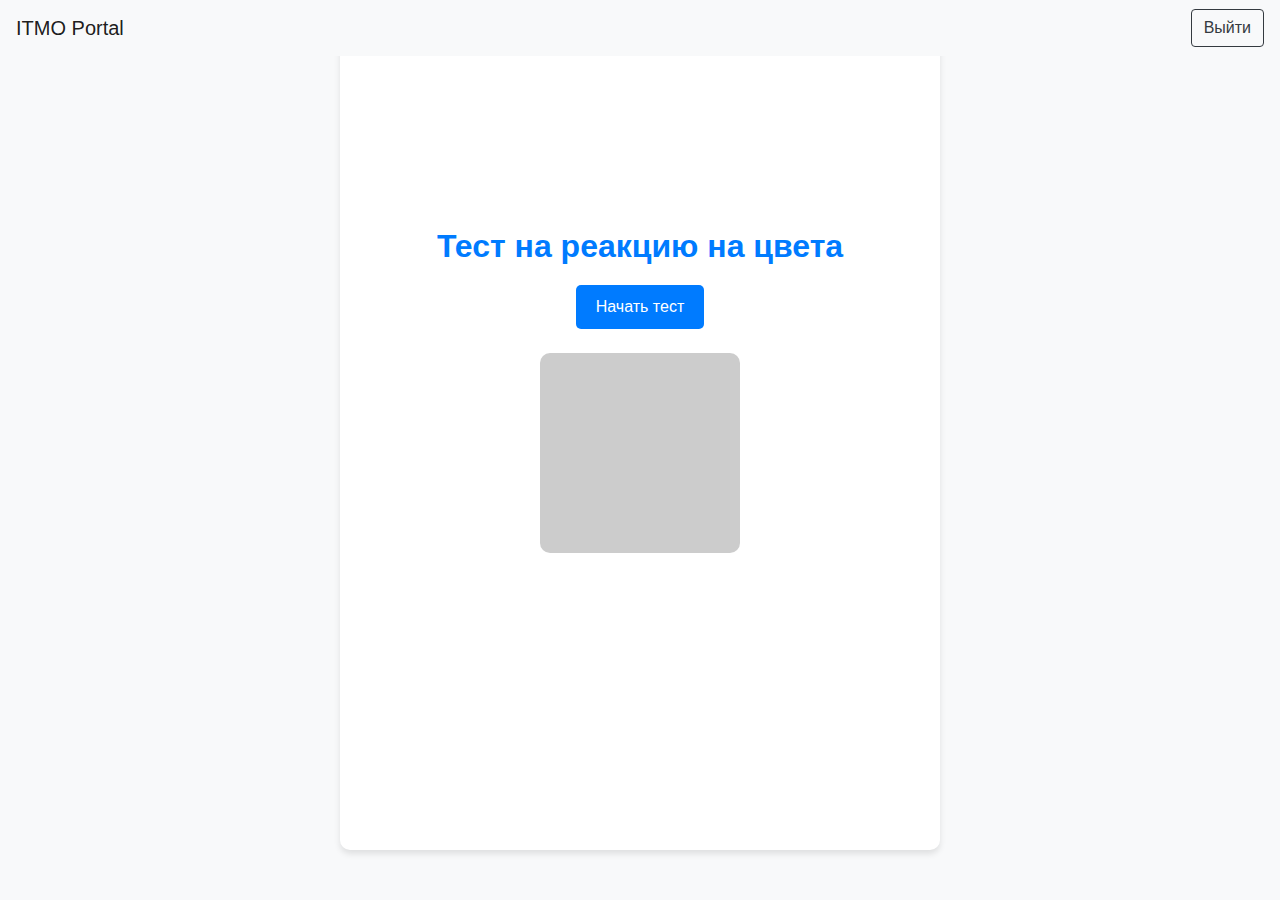
<file: tests/color_test.html>
<!DOCTYPE html>
<html lang="ru">
<head>
    <meta charset="UTF-8">
    <meta name="viewport" content="width=device-width, initial-scale=1.0">
    <title>Тест на реакцию на цвета</title>
    <link href="https://stackpath.bootstrapcdn.com/bootstrap/4.5.2/css/bootstrap.min.css" rel="stylesheet">
    <link href="../assets/css/tests.css" rel="stylesheet">
    <style>
        .stimulus {
            width: 200px;
            height: 200px;
            background-color: #ccc;
            margin: 20px auto;
            border-radius: 10px;
            transition: background-color 0.3s ease;
            cursor: pointer;
        }
        .navbar {
            margin-bottom: 20px;
        }
        .container {
            display: flex;
            flex-direction: column;
            align-items: center;
            justify-content: center;
            height: 100vh;
            margin-top: -50px; /* Adjust this value as needed */
        }
        .btn-next {
            margin-top: 20px;
            display: none; /* Сначала скрыта */
        }
    </style>
</head>
<body>
    <!-- Навигационная панель -->
    <nav class="navbar navbar-expand-lg navbar-light bg-light fixed-top">
        <a class="navbar-brand" href="../index.php">ITMO Portal</a>
        <div class="collapse navbar-collapse" id="navbarNav">
            <ul class="navbar-nav ml-auto">
                <li class="nav-item">
                    <span class="navbar-text mr-2"><?php echo htmlspecialchars($_SESSION['username']); ?></span>
                    <a href="../pages/logout.php" class="btn btn-outline-dark">Выйти</a>
                </li>
            </ul>
        </div>
    </nav>

    <!-- Основной контент -->
    <div class="container">
        <h1 class="text-center">Тест на реакцию на цвета</h1>
        <div class="text-center">
            <button id="start-button" class="btn btn-primary">Начать тест</button>
            <div id="stimulus" class="stimulus mt-4"></div>
            <p id="result" class="mt-3"></p>
            <!-- Добавленная кнопка для перехода к следующему тесту -->
            <a href="next_test.html" id="next-test-button" class="btn btn-success btn-next">Следующий тест</a>
        </div>
    </div>

    <script>
        document.getElementById('start-button').addEventListener('click', startTest);

        let colorInterval;
        let startTime;
        const colors = ['red', 'green', 'blue'];
        const targetColor = 'green';

        function startTest() {
            console.log("Тест начат");
            const stimulus = document.getElementById('stimulus');
            const result = document.getElementById('result');
            const nextButton = document.getElementById('next-test-button');
            result.textContent = '';
            document.getElementById('start-button').disabled = true;
            nextButton.style.display = 'none'; // Скрываем кнопку при новом запуске теста

            setTimeout(() => {
                startTime = Date.now();
                let colorIndex = 0;

                colorInterval = setInterval(() => {
                    stimulus.style.backgroundColor = colors[colorIndex];
                    colorIndex = (colorIndex + 1) % colors.length;
                }, 1000);

                stimulus.addEventListener('click', () => {
                    if (stimulus.style.backgroundColor === targetColor) {
                        const reactionTime = (Date.now() - startTime) / 1000;
                        result.textContent = `Правильно! Ваше время реакции: ${reactionTime} секунд`;
                        clearInterval(colorInterval);
                        stimulus.style.backgroundColor = '#ccc';
                        document.getElementById('start-button').disabled = false;
                        result.textContent += " Тест завершён!";
                        nextButton.style.display = 'inline-block'; // Показываем кнопку после завершения теста

                        // Данные для отправки
                        const testData = {
                            user_id: 1, // Замените на реальный ID пользователя
                            test_name: 'Тест на реакцию на цвета',
                            reaction_time: reactionTime,
                            correct_answers: 1, // Пользователь успешно нажал
                            total_questions: 1, // Один вопрос в тесте
                            attempts: 1,
                            average_time: reactionTime // Среднее время равно времени реакции
                        };

                        saveResult(testData);
                    } else {
                        result.textContent = 'Неверный цвет! Попробуйте ещё раз.';
                    }
                }, { once: true });
            }, Math.random() * 2000 + 1000);
        }

        function saveResult(testData) {
            fetch('../php/save_test_result.php', {
                method: 'POST',
                headers: {
                    'Content-Type': 'application/json'
                },
                body: JSON.stringify(testData)
            })
            .then(response => {
                if (!response.ok) {
                    throw new Error('Ошибка сети: ' + response.statusText);
                }
                return response.json();
            })
            .then(data => {
                if (data.status === 'success') {
                    console.log('Результат успешно сохранен в базе данных');
                } else {
                    const errorMessage = data.message || 'Неизвестная ошибка';
                    console.error('Ошибка при сохранении результата:', errorMessage);
                }
            })
            .catch(error => {
                console.error('Ошибка при отправке данных:', error);
            });
        }
    </script>

    <script src="https://code.jquery.com/jquery-3.5.1.slim.min.js"></script>
    <script src="https://cdn.jsdelivr.net/npm/@popperjs/core@2.9.3/dist/umd/popper.min.js"></script>
    <script src="https://stackpath.bootstrapcdn.com/bootstrap/4.5.2/js/bootstrap.min.js"></script>
</body>
</html>
</file>
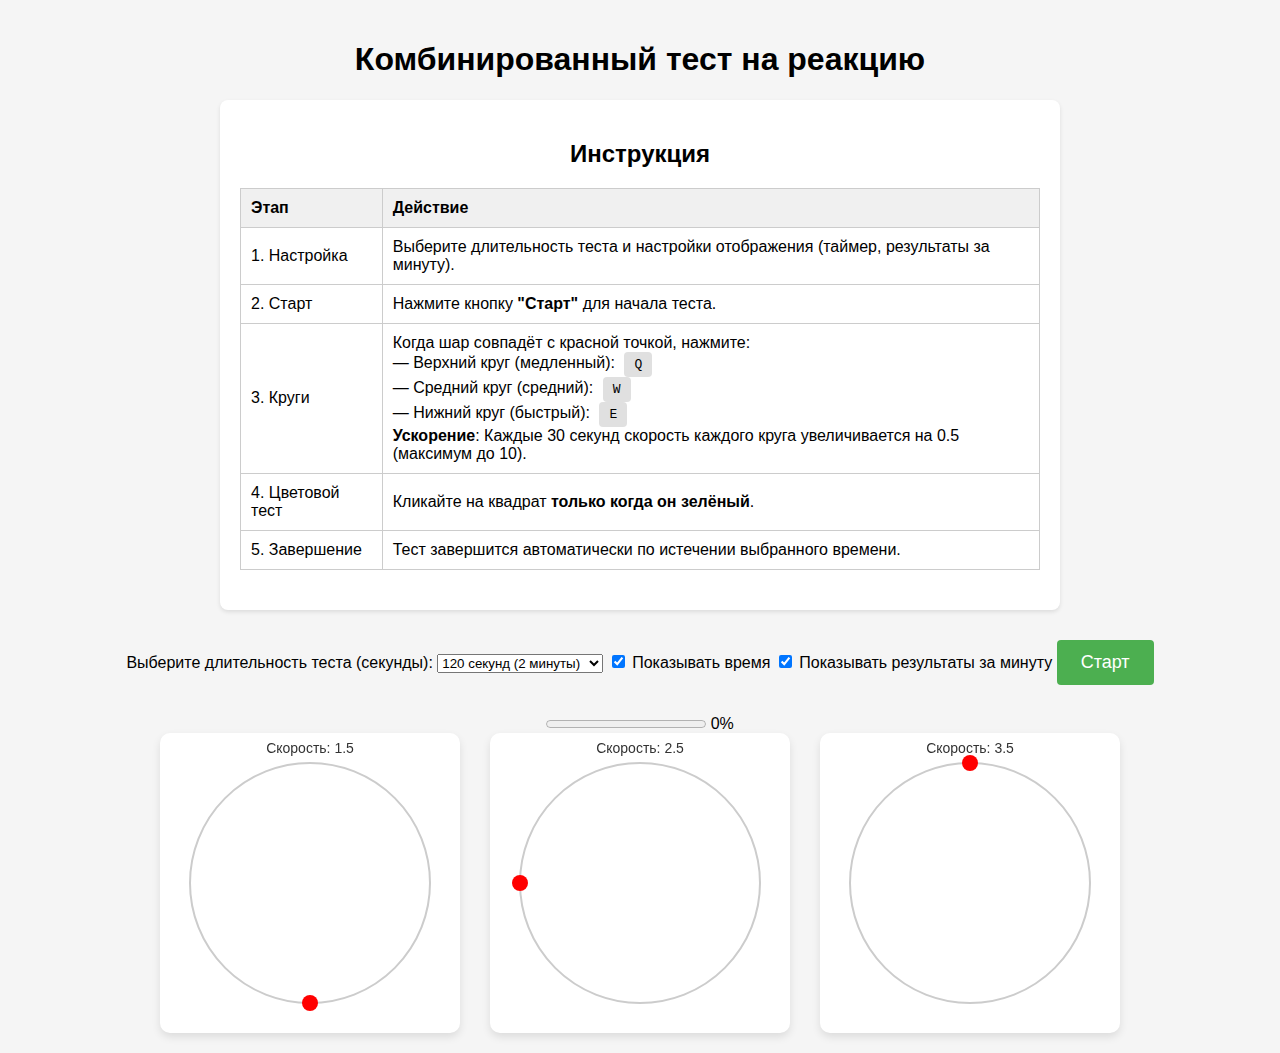
<file: tests/combinedtest.html>
<!DOCTYPE html>
<html lang="ru">
<head>
    <meta charset="UTF-8">
    <meta name="viewport" content="width=device-width, initial-scale=1.0">
    <title>Комбинированный тест (Круги + Цвета)</title>
    <style>
        body {
            font-family: Arial, sans-serif;
            text-align: center;
            background-color: #f5f5f5;
            margin: 0;
            padding: 20px;
        }
        .container {
            max-width: 1000px;
            margin: 0 auto;
            display: flex;
            flex-wrap: wrap;
            justify-content: center;
            gap: 30px;
        }
        .test-area {
            width: 300px;
            height: 300px;
            position: relative;
            background-color: white;
            border-radius: 10px;
            box-shadow: 0 4px 8px rgba(0,0,0,0.1);
            overflow: hidden;
        }
        canvas {
            display: block;
        }
        #color-test {
            width: 200px;
            height: 200px;
            margin: 20px auto;
            border-radius: 10px;
            cursor: pointer;
            transition: background-color 0.3s;
            display: none;
        }
        .controls {
            margin: 30px 0;
        }
        button {
            padding: 12px 24px;
            font-size: 18px;
            background-color: #4CAF50;
            color: white;
            border: none;
            border-radius: 4px;
            cursor: pointer;
            transition: background-color 0.3s;
        }
        button:hover {
            background-color: #45a049;
        }
        button:disabled {
            background-color: #cccccc;
            cursor: not-allowed;
        }
        .instructions {
            background-color: white;
            padding: 20px;
            border-radius: 8px;
            margin: 20px auto;
            max-width: 800px;
            box-shadow: 0 2px 4px rgba(0,0,0,0.1);
        }
        .results {
            margin-top: 30px;
            display: none;
        }
        .result-item {
            background-color: white;
            padding: 15px;
            margin: 10px auto;
            border-radius: 8px;
            max-width: 600px;
            box-shadow: 0 2px 4px rgba(0,0,0,0.1);
        }
        .key-hint {
            display: inline-block;
            padding: 5px 10px;
            background-color: #e0e0e0;
            border-radius: 4px;
            margin: 0 5px;
            font-family: monospace;
        }
        .hit-feedback {
            position: absolute;
            font-size: 20px;
            font-weight: bold;
            animation: fadeOut 1s forwards;
            pointer-events: none;
            z-index: 100;
        }
        @keyframes fadeOut {
            to { opacity: 0; transform: translateY(-20px); }
        }
        .hit { color: #2ecc71; }
        .miss { color: #e74c3c; }
        .save-status {
            margin-top: 10px;
            padding: 10px;
            border-radius: 4px;
            display: none;
        }
        .success { background-color: #d4edda; color: #155724; }
        .error { background-color: #f8d7da; color: #721c24; }
        .btn-next {
            margin: 20px auto;
            padding: 12px 24px;
            font-size: 18px;
            background-color: #3498db;
            color: white;
            border: none;
            border-radius: 4px;
            cursor: pointer;
            transition: background-color 0.3s;
            display: none;
            text-decoration: none;
        }
        .btn-next:hover {
            background-color: #2980b9;
        }
    </style>
</head>
<body>
    <h1>Комбинированный тест на реакцию</h1>
    
    <div class="instructions">
        <h2>Инструкция</h2>
        <table style="width: 100%; border-collapse: collapse; margin: 20px 0; text-align: left;">
            <tr style="background-color: #f0f0f0;">
                <th style="padding: 10px; border: 1px solid #ccc;">Этап</th>
                <th style="padding: 10px; border: 1px solid #ccc;">Действие</th>
            </tr>
            <tr>
                <td style="padding: 10px; border: 1px solid #ccc;">1. Настройка</td>
                <td style="padding: 10px; border: 1px solid #ccc;">Выберите длительность теста и настройки отображения (таймер, результаты за минуту).</td>
            </tr>
            <tr>
                <td style="padding: 10px; border: 1px solid #ccc;">2. Старт</td>
                <td style="padding: 10px; border: 1px solid #ccc;">Нажмите кнопку <strong>"Старт"</strong> для начала теста.</td>
            </tr>
            <tr>
                <td style="padding: 10px; border: 1px solid #ccc;">3. Круги</td>
                <td style="padding: 10px; border: 1px solid #ccc;">
                    Когда шар совпадёт с красной точкой, нажмите:<br>
                    — Верхний круг (медленный): <span class="key-hint">Q</span><br>
                    — Средний круг (средний): <span class="key-hint">W</span><br>
                    — Нижний круг (быстрый): <span class="key-hint">E</span><br>
                    <strong>Ускорение</strong>: Каждые 30 секунд скорость каждого круга увеличивается на 0.5 (максимум до 10).
                </td>
            </tr>
            <tr>
                <td style="padding: 10px; border: 1px solid #ccc;">4. Цветовой тест</td>
                <td style="padding: 10px; border: 1px solid #ccc;">Кликайте на квадрат <strong>только когда он зелёный</strong>.</td>
            </tr>
            <tr>
                <td style="padding: 10px; border: 1px solid #ccc;">5. Завершение</td>
                <td style="padding: 10px; border: 1px solid #ccc;">Тест завершится автоматически по истечении выбранного времени.</td>
            </tr>
        </table>
    </div>
    
    <div class="controls">
        <label for="testDuration">Выберите длительность теста (секунды):</label>
        <select id="testDuration">
            <option value="120">120 секунд (2 минуты)</option>
            <option value="300">300 секунд (5 минут)</option>
            <option value="600">600 секунд (10 минут)</option>
            <option value="1800">1800 секунд (30 минут)</option>
            <option value="2700">2700 секунд (45 минут)</option>
        </select>
        <label><input type="checkbox" id="showTimer" checked> Показывать время</label>
        <label><input type="checkbox" id="showMinuteResults" checked> Показывать результаты за минуту</label>
        <button id="start-button">Старт</button>
    </div>
    
    <div id="timer" style="font-size: 24px; margin: 20px;"></div>
    <progress id="progressBar" value="0" max="100"></progress>
    <span id="progressText">0%</span>
    
    <div class="container">
        <div class="test-area">
            <canvas id="circle1" width="300" height="300"></canvas>
            <p>Уровень 1 (Q)</p>
        </div>
        <div class="test-area">
            <canvas id="circle2" width="300" height="300"></canvas>
            <p>Уровень 2 (W)</p>
        </div>
        <div class="test-area">
            <canvas id="circle3" width="300" height="300"></canvas>
            <p>Уровень 3 (E)</p>
        </div>
    </div>
    
    <div id="color-test"></div>
    <div id="minuteResults"></div>
    
    <div id="results" class="results">
        <h2>Результаты</h2>
        <div id="results-content"></div>
        <a href="../tests/testtest.html" id="next-test-button" class="btn-next">Следующий тест</a>
    </div>
    
    <div id="saveStatus" class="save-status"></div>

    <script>
        // Конфигурация теста
        const CONFIG = {
            duration: 30000,
            circles: [
                { id: 'circle1', key: 'q', speed: 1.5, targetAngle: Math.PI/2, color: '#3498db' },
                { id: 'circle2', key: 'w', speed: 2.5, targetAngle: Math.PI, color: '#e74c3c' },
                { id: 'circle3', key: 'e', speed: 3.5, targetAngle: 3*Math.PI/2, color: '#2ecc71' }
            ],
            colorTest: {
                colors: ['red', 'green', 'blue'],
                targetColor: 'green',
                interval: 1000
            },
            radius: 120,
            ballRadius: 15,
            targetRadius: 8,
            acceleration: {
                amount: 0.5,
                interval: 30000,
                maxSpeed: 10
            }
        };

        // Состояние теста
        const state = {
            startTime: null,
            isRunning: false,
            animationFrame: null,
            colorTimer: null,
            lastColorChange: null,
            circlesData: CONFIG.circles.map(circle => ({
                id: circle.id,
                attempts: 0,
                successes: 0,
                reactionTimes: [],
                bestReaction: null,
                lastIntersection: null,
                isIntersecting: false
            })),
            colorTestData: {
                attempts: 0,
                successes: 0,
                reactionTimes: [],
                bestReaction: null
            },
            keyPressHandler: null,
            colorClickHandler: null,
            userId: 1,
            minuteResults: [],
            timerInterval: null,
            progressInterval: null,
            accelerationInterval: null
        };

        // Инициализация canvas
        function initCanvases() {
            CONFIG.circles.forEach(circle => {
                const canvas = document.getElementById(circle.id);
                const ctx = canvas.getContext('2d');
                circle.ctx = ctx;
                circle.centerX = canvas.width / 2;
                circle.centerY = canvas.height / 2;
                drawCircle(circle);
            });
        }

        // Отрисовка круга
        function drawCircle(circle) {
            const ctx = circle.ctx;
            ctx.clearRect(0, 0, ctx.canvas.width, ctx.canvas.height);
            
            ctx.beginPath();
            ctx.arc(circle.centerX, circle.centerY, CONFIG.radius, 0, Math.PI * 2);
            ctx.strokeStyle = '#cccccc';
            ctx.lineWidth = 2;
            ctx.stroke();
            
            const targetX = circle.centerX + Math.cos(circle.targetAngle) * CONFIG.radius;
            const targetY = circle.centerY + Math.sin(circle.targetAngle) * CONFIG.radius;
            ctx.beginPath();
            ctx.arc(targetX, targetY, CONFIG.targetRadius, 0, Math.PI * 2);
            ctx.fillStyle = '#ff0000';
            ctx.fill();
            
            const ballX = circle.centerX + Math.cos(circle.angle) * CONFIG.radius;
            const ballY = circle.centerY + Math.sin(circle.angle) * CONFIG.radius;
            ctx.beginPath();
            ctx.arc(ballX, ballY, CONFIG.ballRadius, 0, Math.PI * 2);
            ctx.fillStyle = circle.color;
            ctx.fill();
            
            ctx.fillStyle = '#333333';
            ctx.font = '14px Arial';
            ctx.textAlign = 'center';
            ctx.fillText(`Скорость: ${circle.speed.toFixed(1)}`, circle.centerX, 20);
        }

        // Запуск цветового теста
        function startColorTest() {
            const colorElement = document.getElementById('color-test');
            colorElement.style.display = 'block';
            
            let colorIndex = 0;
            
            function changeColor() {
                const now = Date.now();
                if (now - state.startTime >= CONFIG.duration) return;
                
                colorElement.style.backgroundColor = CONFIG.colorTest.colors[colorIndex];
                state.lastColorChange = now;
                colorIndex = (colorIndex + 1) % CONFIG.colorTest.colors.length;
                state.colorTimer = setTimeout(changeColor, CONFIG.colorTest.interval);
            }
            
            state.colorTimer = setTimeout(changeColor, 1000);
        }

        // Обновление анимации
        function updateAnimation() {
            const now = Date.now();
            const elapsed = now - state.startTime;
            
            if (elapsed >= CONFIG.duration) {
                endTest();
                return;
            }
            
            CONFIG.circles.forEach((circle, index) => {
                circle.angle += circle.speed * 0.02;
                if (circle.angle > Math.PI * 2) circle.angle -= Math.PI * 2;
                
                const angleDiff = Math.abs(circle.angle - circle.targetAngle);
                const normalizedDiff = Math.min(angleDiff, Math.PI * 2 - angleDiff);
                
                if (normalizedDiff < 0.1) {
                    if (!state.circlesData[index].lastIntersection) {
                        state.circlesData[index].lastIntersection = now;
                        state.circlesData[index].isIntersecting = true;
                    }
                } else {
                    if (state.circlesData[index].isIntersecting) {
                        state.circlesData[index].isIntersecting = false;
                    }
                    state.circlesData[index].lastIntersection = null;
                }
                
                drawCircle(circle);
            });
            
            state.animationFrame = requestAnimationFrame(updateAnimation);
        }

        // Обработчик нажатия клавиш
        function handleKeyPress(e) {
            if (!state.isRunning) return;
            
            const key = e.key.toLowerCase();
            const circleIndex = CONFIG.circles.findIndex(c => c.key === key);
            
            if (circleIndex >= 0) {
                const result = state.circlesData[circleIndex];
                const circle = CONFIG.circles[circleIndex];
                result.attempts++;
                
                if (result.isIntersecting) {
                    const reactionTime = Date.now() - result.lastIntersection;
                    result.successes++;
                    result.reactionTimes.push(reactionTime);
                    
                    if (!result.bestReaction || reactionTime < result.bestReaction) {
                        result.bestReaction = reactionTime;
                    }
                    
                    showFeedback(circle, true, reactionTime);
                    result.isIntersecting = false;
                    result.lastIntersection = null;
                } else {
                    showFeedback(circle, false);
                }
            }
        }

        // Показ обратной связи
        function showFeedback(circle, isHit, reactionTime = 0) {
            const canvas = document.getElementById(circle.id);
            const feedback = document.createElement('div');
            feedback.className = `hit-feedback ${isHit ? 'hit' : 'miss'}`;
            feedback.textContent = isHit ? `Попал! ${reactionTime}ms` : 'Промах!';
            
            const rect = canvas.getBoundingClientRect();
            feedback.style.left = `${rect.left + canvas.width/2 - 50}px`;
            feedback.style.top = `${rect.top + canvas.height/2 - 30}px`;
            
            document.body.appendChild(feedback);
            
            setTimeout(() => {
                feedback.remove();
            }, 1000);
        }

        // Обработчик клика по цвету
        function handleColorClick() {
            if (!state.isRunning) return;
            
            const now = Date.now();
            state.colorTestData.attempts++;
            
            if (document.getElementById('color-test').style.backgroundColor === CONFIG.colorTest.targetColor) {
                const reactionTime = now - state.lastColorChange;
                state.colorTestData.successes++;
                state.colorTestData.reactionTimes.push(reactionTime);
                
                if (!state.colorTestData.bestReaction || reactionTime < state.colorTestData.bestReaction) {
                    state.colorTestData.bestReaction = reactionTime;
                }
                
                showColorSuccess(reactionTime);
            }
        }

        // Показ успеха для цветового теста
        function showColorSuccess(reactionTime) {
            const colorElement = document.getElementById('color-test');
            colorElement.textContent = `✓ Успех! ${reactionTime}ms`;
            colorElement.style.color = 'white';
            colorElement.style.fontWeight = 'bold';
            colorElement.style.display = 'flex';
            colorElement.style.alignItems = 'center';
            colorElement.style.justifyContent = 'center';
            
            setTimeout(() => {
                colorElement.textContent = '';
            }, 500);
        }

        // Обновление таймера
        function updateTimer() {
            if (!state.isRunning) return;
            
            const showTimer = document.getElementById('showTimer').checked;
            const timerElement = document.getElementById('timer');
            
            if (showTimer) {
                const now = Date.now();
                const elapsed = now - state.startTime;
                const remaining = Math.max(0, CONFIG.duration - elapsed);
                timerElement.textContent = `Осталось: ${(remaining / 1000).toFixed(0)} секунд`;
            } else {
                timerElement.textContent = '';
            }
        }

        // Обновление прогресса
        function updateProgress() {
            if (!state.isRunning) return;
            
            const now = Date.now();
            const elapsed = now - state.startTime;
            const progress = Math.min(100, (elapsed / CONFIG.duration) * 100);
            
            const progressBar = document.getElementById('progressBar');
            const progressText = document.getElementById('progressText');
            
            progressBar.value = progress;
            progressText.textContent = `${Math.round(progress)}%`;
        }

        // Отслеживание результатов за минуту
        function trackMinuteResults() {
            if (!state.isRunning) return;
            
            const now = Date.now();
            const elapsed = now - state.startTime;
            
            if (elapsed >= 60000) {
                const minuteData = {
                    minute: Math.floor(elapsed / 60000),
                    circles: state.circlesData.map(data => ({
                        attempts: data.attempts,
                        successes: data.successes,
                        avgTime: data.reactionTimes.length > 0 
                            ? Math.round(data.reactionTimes.reduce((a, b) => a + b, 0) / data.reactionTimes.length)
                            : 0
                    })),
                    colorTest: {
                        attempts: state.colorTestData.attempts,
                        successes: state.colorTestData.successes,
                        avgTime: state.colorTestData.reactionTimes.length > 0 
                            ? Math.round(state.colorTestData.reactionTimes.reduce((a, b) => a + b, 0) / 
                              state.colorTestData.reactionTimes.length)
                            : 0
                    }
                };
                state.minuteResults.push(minuteData);
                
                state.circlesData.forEach(data => {
                    data.attempts = 0;
                    data.successes = 0;
                    data.reactionTimes = [];
                });
                state.colorTestData.attempts = 0;
                state.colorTestData.successes = 0;
                state.colorTestData.reactionTimes = [];
                
                displayMinuteResults();
            }
        }

        // Отображение результатов за минуту
        function displayMinuteResults() {
            const showMinuteResults = document.getElementById('showMinuteResults').checked;
            const minuteResultsDiv = document.getElementById('minuteResults');
            
            if (showMinuteResults) {
                minuteResultsDiv.inner誰もいないHTML = state.minuteResults.map(data => `
                    <div class="result-item">
                        <h4>Минута ${data.minute}</h4>
                        ${data.circles.map((circle, i) => `
                            <p>Круг ${i+1}: ${circle.successes} из ${circle.attempts}, среднее время: ${circle.avgTime}ms</p>
                        `).join('')}
                        <p>Цветовой тест: ${data.colorTest.successes} из ${data.colorTest.attempts}, среднее время: ${data.colorTest.avgTime}ms</p>
                    </div>
                `).join('');
            } else {
                minuteResultsDiv.innerHTML = '';
            }
        }

        // Ускорение кругов
        function accelerateCircles() {
            if (!state.isRunning) return;
            
            CONFIG.circles.forEach(circle => {
                circle.speed = Math.min(circle.speed + CONFIG.acceleration.amount, 
                                      CONFIG.acceleration.maxSpeed);
            });
        }

        // Начало теста
        function startTest() {
            if (state.isRunning) return;
            
            const durationSelect = document.getElementById('testDuration');
            CONFIG.duration = parseInt(durationSelect.value) * 1000;
            
            console.log('Тест начат');
            state.isRunning = true;
            document.getElementById('start-button').disabled = true;
            document.getElementById('results').style.display = 'none';
            document.getElementById('saveStatus').style.display = 'none';
            document.getElementById('next-test-button').style.display = 'none';
            
            CONFIG.circles.forEach(circle => {
                circle.angle = Math.random() * Math.PI * 2;
                circle.speed = { 1: 1.5, 2: 2.5, 3: 3.5 }[circle.id.slice(-1)];
            });
            
            state.circlesData.forEach(data => {
                data.attempts = 0;
                data.successes = 0;
                data.reactionTimes = [];
                data.bestReaction = null;
                data.lastIntersection = null;
                data.isIntersecting = false;
            });
            
            state.colorTestData = {
                attempts: 0,
                successes: 0,
                reactionTimes: [],
                bestReaction: null
            };
            
            state.startTime = Date.now();
            state.keyPressHandler = (e) => handleKeyPress(e);
            document.addEventListener('keydown', state.keyPressHandler);
            
            state.colorClickHandler = () => handleColorClick();
            document.getElementById('color-test')
                .addEventListener('click', state.colorClickHandler);
            
            state.minuteResults = [];
            updateTimer();
            state.timerInterval = setInterval(updateTimer, 1000);
            updateProgress();
            state.progressInterval = setInterval(updateProgress, 100);
            state.minuteInterval = setInterval(trackMinuteResults, 1000);
            state.accelerationInterval = setInterval(accelerateCircles, CONFIG.acceleration.interval);
            
            updateAnimation();
            startColorTest();
            
            setTimeout(endTest, CONFIG.duration);
        }

        // Завершение теста
        function endTest() {
            if (!state.isRunning) return;
            
            console.log('Тест завершен');
            state.isRunning = false;
            cancelAnimationFrame(state.animationFrame);
            clearTimeout(state.colorTimer);
            clearInterval(state.timerInterval);
            clearInterval(state.progressInterval);
            clearInterval(state.minuteInterval);
            clearInterval(state.accelerationInterval);
            document.removeEventListener('keydown', state.keyPressHandler);
            document.getElementById('color-test')
                .removeEventListener('click', state.colorClickHandler);
            document.getElementById('start-button').disabled = false;
            
            document.getElementById('timer').textContent = '';
            document.getElementById('progressBar').value = 100;
            document.getElementById('progressText').textContent = '100%';
            
            showResults();
            saveResults();
        }

        // Показ результатов
        function showResults() {
            const resultsContainer = document.getElementById('results-content');
            resultsContainer.innerHTML = '';
            
            state.circlesData.forEach((data, index) => {
                const circle = CONFIG.circles[index];
                const avgReaction = data.reactionTimes.length > 0 
                    ? Math.round(data.reactionTimes.reduce((a, b) => a + b, 0) / data.reactionTimes.length)
                    : 0;
                
                const resultElement = document.createElement('div');
                resultElement.className = 'result-item';
                resultElement.innerHTML = `
                    <h3>Круг ${index + 1} (${circle.key.toUpperCase()})</h3>
                    <p>Скорость: ${circle.speed.toFixed(1)}</p>
                    <p>Правильные нажатия: ${data.successes} из ${data.attempts}</p>
                    <p>Среднее время: ${avgReaction}ms</p>
                    ${data.bestReaction ? `<p>Лучший результат: ${data.bestReaction}ms</p>` : ''}
                `;
                resultsContainer.appendChild(resultElement);
            });
            
            const colorAvg = state.colorTestData.reactionTimes.length > 0
                ? Math.round(state.colorTestData.reactionTimes.reduce((a, b) => a + b, 0) / 
                  state.colorTestData.reactionTimes.length)
                : 0;
            
            const colorResult = document.createElement('div');
            colorResult.className = 'result-item';
            colorResult.innerHTML = `
                <h3>Цветовой тест</h3>
                <p>Правильные клики: ${state.colorTestData.successes} из ${state.colorTestData.attempts}</p>
                <p>Среднее время: ${colorAvg}ms</p>
                ${state.colorTestData.bestReaction ? `<p>Лучший результат: ${state.colorTestData.bestReaction}ms</p>` : ''}
            `;
            resultsContainer.appendChild(colorResult);
            
            document.getElementById('results').style.display = 'block';
            document.getElementById('color-test').style.display = 'none';
            document.getElementById('next-test-button').style.display = 'inline-block';
        }

        // Сохранение результатов
        function saveResults() {
            const testData = {
                user_id: state.userId,
                test_name: 'combined_reaction_test',
                circles: state.circlesData.map((data, index) => ({
                    level: index + 1,
                    speed: CONFIG.circles[index].speed,
                    attempts: data.attempts,
                    correct_answers: data.successes,
                    average_time: data.reactionTimes.length > 0 
                        ? Math.round(data.reactionTimes.reduce((a, b) => a + b, 0) / data.reactionTimes.length)
                        : 0,
                    best_time: data.bestReaction || 0
                })),
                color_test: {
                    attempts: state.colorTestData.attempts,
                    correct_answers: state.colorTestData.successes,
                    average_time: state.colorTestData.reactionTimes.length > 0
                        ? Math.round(state.colorTestData.reactionTimes.reduce((a, b) => a + b, 0) / 
                          state.colorTestData.reactionTimes.length)
                        : 0,
                    best_time: state.colorTestData.bestReaction || 0
                }
            };
            
            fetch('../php/save_combined_test_result.php', {
                method: 'POST',
                headers: {
                    'Content-Type': 'application/json',
                },
                body: JSON.stringify(testData)
            })
            .then(response => {
                if (!response.ok) {
                    throw new Error('Ошибка сети');
                }
                return response.json();
            })
            .then(data => {
                console.log('Success:', data);
                showSaveStatus(true, data.message || 'Результаты успешно сохранены');
            })
            .catch((error) => {
                console.error('Error:', error);
                showSaveStatus(false, error.message || 'Ошибка при сохранении результатов');
            });
        }

        // Показ статуса сохранения
        function showSaveStatus(isSuccess, message) {
            const statusElement = document.getElementById('saveStatus');
            statusElement.textContent = message;
            statusElement.className = `save-status ${isSuccess ? 'success' : 'error'}`;
            statusElement.style.display = 'block';
        }

        // Инициализация
        window.onload = function() {
            initCanvases();
            document.getElementById('start-button').addEventListener('click', startTest);
        };
    </script>
</body>
</html>
</file>
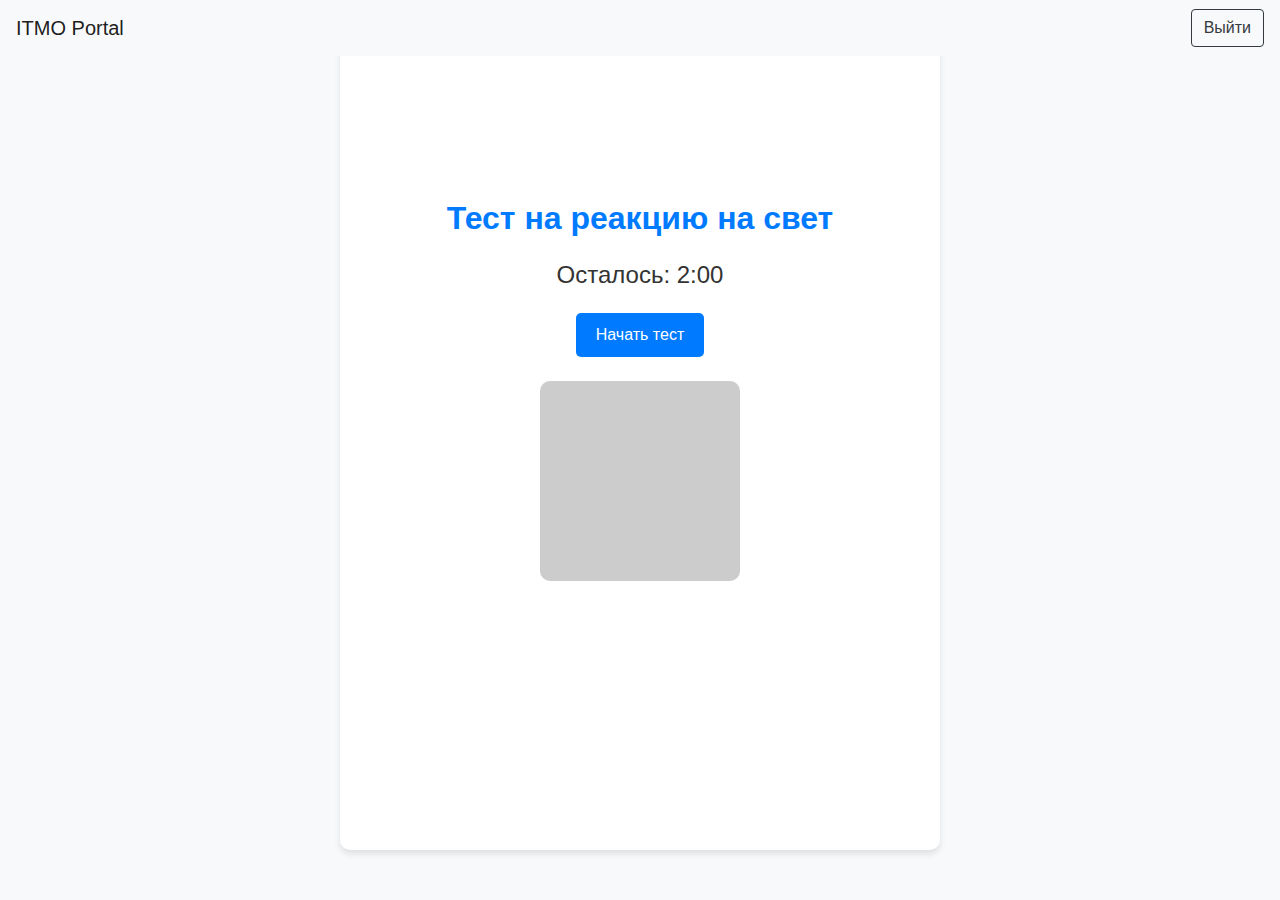
<file: tests/light_test.html>
<!DOCTYPE html>
<html lang="ru">
<head>
    <meta charset="UTF-8">
    <meta name="viewport" content="width=device-width, initial-scale=1.0">
    <title>Тест на реакцию на свет</title>
    <link href="https://stackpath.bootstrapcdn.com/bootstrap/4.5.2/css/bootstrap.min.css" rel="stylesheet">
    <link href="../assets/css/tests.css" rel="stylesheet">
    <style>
        .stimulus {
            width: 200px;
            height: 200px;
            background-color: #ccc;
            margin: 20px auto;
            border-radius: 10px;
            transition: background-color 0.3s ease;
            cursor: pointer;
        }
        .navbar {
            margin-bottom: 20px;
        }
        .container {
            display: flex;
            flex-direction: column;
            align-items: center;
            justify-content: center;
            height: 100vh;
            margin-top: -50px;
        }
        .btn-next {
            margin-top: 20px;
            display: none;
        }
        .timer {
            font-size: 24px;
            margin-bottom: 20px;
        }
    </style>
</head>
<body>
    <nav class="navbar navbar-expand-lg navbar-light bg-light fixed-top">
        <a class="navbar-brand" href="../index.php">ITMO Portal</a>
        <div class="collapse navbar-collapse" id="navbarNav">
            <ul class="navbar-nav ml-auto">
                <li class="nav-item">
                    <span class="navbar-text mr-2"><?php echo htmlspecialchars($_SESSION['username']); ?></span>
                    <a href="../pages/logout.php" class="btn btn-outline-dark">Выйти</a>
                </li>
            </ul>
        </div>
    </nav>

    <div class="container">
        <h1 class="text-center">Тест на реакцию на свет</h1>
        <div class="text-center">
            <div id="timer" class="timer">Осталось: 2:00</div>
            <button id="start-button" class="btn btn-primary">Начать тест</button>
            <div id="stimulus" class="stimulus mt-4"></div>
            <p id="result" class="mt-3"></p>
            <p id="stats" class="mt-3"></p>
            <a href="../tests/additiontest.html" id="next-test-button" class="btn btn-success btn-next">Следующий тест</a>
        </div>
    </div>

    <script>
        document.getElementById('start-button').addEventListener('click', startTest);

        let testStartTime;
        let totalReactions = 0;
        let totalReactionTime = 0;
        let correctReactions = 0;
        let timerInterval;
        let testActive = false;

        function startTest() {
            console.log("Тест начат");
            const stimulus = document.getElementById('stimulus');
            const result = document.getElementById('result');
            const stats = document.getElementById('stats');
            const startButton = document.getElementById('start-button');
            const nextButton = document.getElementById('next-test-button');
            const timerElement = document.getElementById('timer');

            // Сброс статистики
            totalReactions = 0;
            totalReactionTime = 0;
            correctReactions = 0;
            testActive = true;

            // Блокируем кнопку "Начать тест" и скрываем кнопку "Следующий тест"
            startButton.disabled = true;
            nextButton.style.display = 'none';
            result.textContent = '';
            stats.textContent = '';

            // Устанавливаем таймер на 2 минуты
            let timeLeft = 120; // 2 минуты = 120 секунд
            testStartTime = Date.now();

            // Обновляем таймер каждую секунду
            timerInterval = setInterval(() => {
                timeLeft--;
                const minutes = Math.floor(timeLeft / 60);
                const seconds = timeLeft % 60;
                timerElement.textContent = `Осталось: ${minutes}:${seconds < 10 ? '0' + seconds : seconds}`;

                if (timeLeft <= 0) {
                    endTest();
                }
            }, 1000);

            // Начинаем первый раунд
            startRound();
        }

        function startRound() {
            if (!testActive) return;

            const stimulus = document.getElementById('stimulus');
            stimulus.style.backgroundColor = '#ccc';

            // Случайная задержка перед появлением красного света (1-3 секунды)
            const delay = Math.random() * 2000 + 1000;
            
            setTimeout(() => {
                if (!testActive) return;

                const startTime = Date.now();
                stimulus.style.backgroundColor = 'red';

                // Обработка клика на красный свет
                stimulus.addEventListener('click', function handleClick() {
                    const reactionTime = (Date.now() - startTime) / 1000;
                    document.getElementById('result').textContent = `Ваше время реакции: ${reactionTime.toFixed(3)} секунд`;

                    // Обновляем статистику
                    totalReactions++;
                    totalReactionTime += reactionTime;
                    correctReactions++;

                    // Удаляем обработчик, чтобы избежать множественных кликов
                    stimulus.removeEventListener('click', handleClick);

                    // Начинаем следующий раунд
                    if (testActive) {
                        setTimeout(startRound, 500); // Пауза 0.5 сек перед следующим раундом
                    }
                }, { once: true });

                // Таймаут для пропущенных реакций (3 секунды)
                setTimeout(() => {
                    if (stimulus.style.backgroundColor === 'red') {
                        stimulus.style.backgroundColor = '#ccc';
                        totalReactions++;
                        document.getElementById('result').textContent = 'Вы пропустили реакцию!';
                        
                        // Начинаем следующий раунд
                        if (testActive) {
                            setTimeout(startRound, 500); // Пауза 0.5 сек перед следующим раундом
                        }
                    }
                }, 3000);
            }, delay);
        }

        function endTest() {
            testActive = false;
            clearInterval(timerInterval);
            
            const stimulus = document.getElementById('stimulus');
            const startButton = document.getElementById('start-button');
            const nextButton = document.getElementById('next-test-button');
            const stats = document.getElementById('stats');

            stimulus.style.backgroundColor = '#ccc';
            startButton.disabled = false;
            nextButton.style.display = 'inline-block';

            // Рассчитываем среднее время реакции
            const averageTime = correctReactions > 0 ? (totalReactionTime / correctReactions) : 0;
            
            stats.innerHTML = `
                <strong>Результаты теста:</strong><br>
                Всего попыток: ${totalReactions}<br>
                Правильных реакций: ${correctReactions}<br>
                Среднее время реакции: ${averageTime.toFixed(3)} сек
            `;

            // Отправка данных на сервер
            const testData = {
                user_id: 1, // Замените на реальный ID пользователя
                test_name: 'Тест на реакцию на свет (2 минуты)',
                reaction_time: averageTime,
                correct_answers: correctReactions,
                total_questions: totalReactions,
                attempts: 1,
                average_time: averageTime
            };

            saveResult(testData);
        }

        function saveResult(testData) {
            fetch('../php/save_test_result.php', {
                method: 'POST',
                headers: {
                    'Content-Type': 'application/json'
                },
                body: JSON.stringify(testData)
            })
            .then(response => {
                if (!response.ok) {
                    throw new Error('Ошибка сети: ' + response.statusText);
                }
                return response.json();
            })
            .then(data => {
                if (data.status === 'success') {
                    console.log('Результат успешно сохранен в базе данных');
                } else {
                    const errorMessage = data.message || 'Неизвестная ошибка';
                    console.error('Ошибка при сохранении результата:', errorMessage);
                }
            })
            .catch(error => {
                console.error('Ошибка при отправке данных:', error);
            });
        }
    </script>
</body>
</html>
</file>
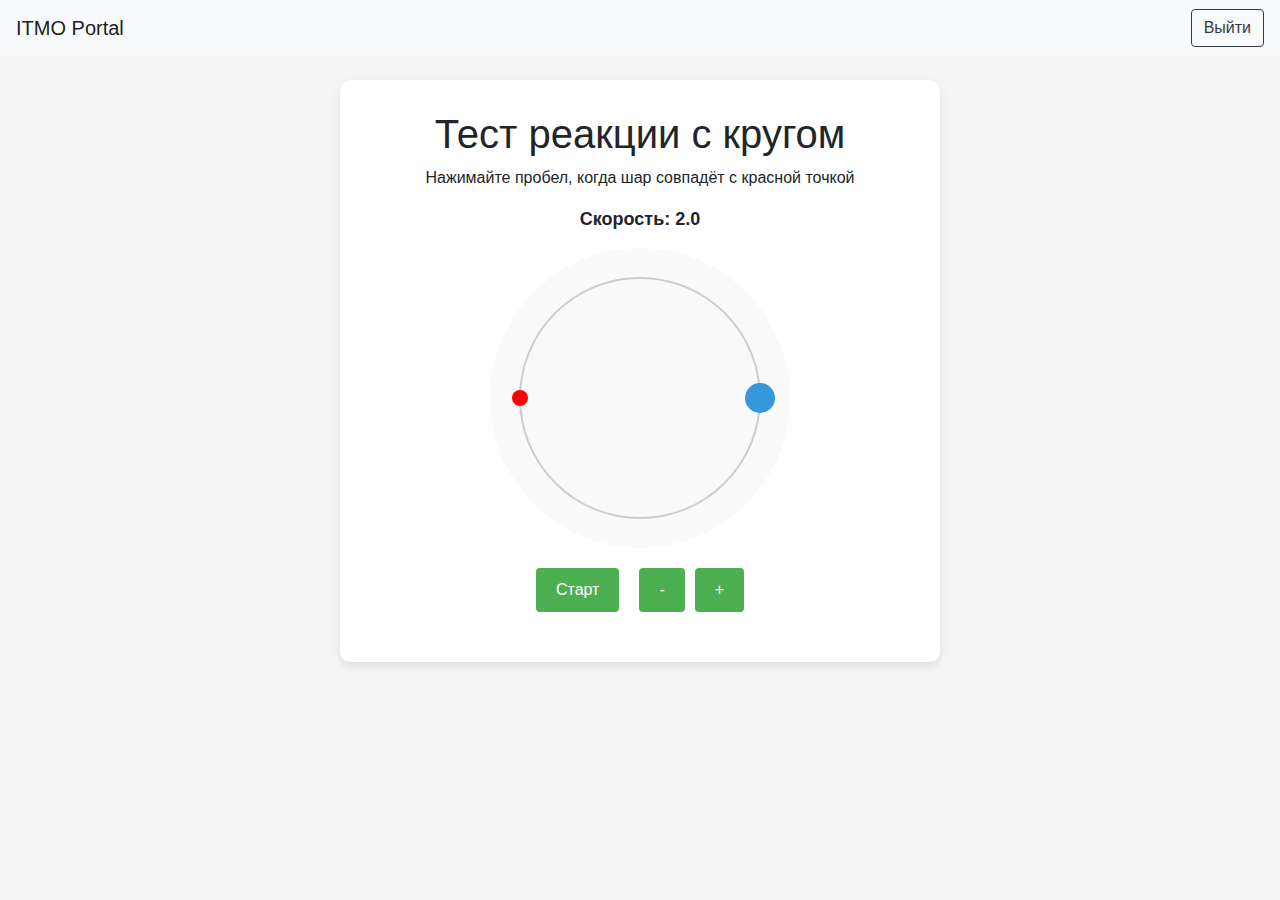
<file: tests/testtest.html>
<!DOCTYPE html>
<html lang="ru">
<head>
    <meta charset="UTF-8">
    <meta name="viewport" content="width=device-width, initial-scale=1.0">
    <title>Тест реакции с одним кругом</title>
    <link href="https://stackpath.bootstrapcdn.com/bootstrap/4.5.2/css/bootstrap.min.css" rel="stylesheet">
    <style>
        body {
            font-family: Arial, sans-serif;
            display: flex;
            flex-direction: column;
            align-items: center;
            background-color: #f5f5f5;
            margin: 0;
            padding-top: 60px; /* Отступ для фиксированной навигационной панели */
            min-height: 100vh;
        }
        .navbar {
            margin-bottom: 20px;
        }
        .container {
            text-align: center;
            background-color: white;
            padding: 30px;
            border-radius: 10px;
            box-shadow: 0 4px 8px rgba(0,0,0,0.1);
            margin: 20px auto;
            width: 90%;
            max-width: 600px;
        }
        .speed-display {
            margin-bottom: 15px;
            font-size: 18px;
            font-weight: bold;
        }
        canvas {
            display: block;
            margin: 0 auto 20px;
            background-color: #f9f9f9;
            border-radius: 50%;
        }
        .controls {
            margin: 20px 0;
            display: flex;
            align-items: center;
            justify-content: center;
            gap: 20px;
        }
        button {
            padding: 10px 20px;
            font-size: 16px;
            background-color: #4CAF50;
            color: white;
            border: none;
            border-radius: 4px;
            cursor: pointer;
            transition: background-color 0.3s;
        }
        button:hover {
            background-color: #45a049;
        }
        button:disabled {
            background-color: #cccccc;
            cursor: not-allowed;
        }
        .speed-control {
            display: flex;
            align-items: center;
            gap: 10px;
        }
        .speed-value {
            font-weight: bold;
            min-width: 30px;
            text-align: center;
        }
        .results {
            margin-top: 20px;
            padding: 15px;
            background-color: #e8f5e9;
            border-radius: 8px;
            display: none;
        }
        .hit-feedback {
            position: absolute;
            font-size: 20px;
            font-weight: bold;
            animation: fadeOut 1s forwards;
            pointer-events: none;
            z-index: 100;
        }
        @keyframes fadeOut {
            to { opacity: 0; transform: translateY(-20px); }
        }
        .hit { color: #2ecc71; }
        .miss { color: #e74c3c; }
        .save-status {
            margin-top: 10px;
            padding: 10px;
            border-radius: 4px;
            display: none;
            max-width: 600px;
            margin: 0 auto;
        }
        .success { background-color: #d4edda; color: #155724; }
        .error { background-color: #f8d7da; color: #721c24; }
        .btn-next {
            margin: 20px auto;
            padding: 10px 20px;
            font-size: 16px;
            background-color: #3498db;
            color: white;
            border: none;
            border-radius: 4px;
            cursor: pointer;
            transition: background-color 0.3s;
            display: none; /* Изначально скрыта */
            text-decoration: none;
        }
        .btn-next:hover {
            background-color: #2980b9;
        }
    </style>
</head>
<body>
    <!-- Навигационная панель -->
    <nav class="navbar navbar-expand-lg navbar-light bg-light fixed-top">
        <a class="navbar-brand" href="../index.php">ITMO Portal</a>
        <div class="collapse navbar-collapse" id="navbarNav">
            <ul class="navbar-nav ml-auto">
                <li class="nav-item">
                    <span class="navbar-text mr-2"><?php echo htmlspecialchars($_SESSION['username']); ?></span>
                    <a href="../pages/logout.php" class="btn btn-outline-dark">Выйти</a>
                </li>
            </ul>
        </div>
    </nav>

    <!-- Основной контент -->
    <div class="container">
        <h1>Тест реакции с кругом</h1>
        <p>Нажимайте пробел, когда шар совпадёт с красной точкой</p>
        
        <div class="speed-display">Скорость: <span id="speedValue">2.0</span></div>
        <canvas id="gameCanvas" width="300" height="300"></canvas>
        
        <div class="controls">
            <button id="startButton">Старт</button>
            <div class="speed-control">
                <button id="decreaseSpeed">-</button>
                <button id="increaseSpeed">+</button>
            </div>
        </div>
        
        <div id="results" class="results">
            <h3>Результаты</h3>
            <p>Попытки: <span id="attempts">0</span></p>
            <p>Попадания: <span id="hits">0</span></p>
            <p>Среднее время: <span id="avgReaction">0</span>ms</p>
            <p>Лучшее время: <span id="bestReaction">0</span>ms</p>
        </div>
        
        <!-- Добавленная кнопка для перехода к следующему тесту -->
        <a href="combined_operator_test.html" id="next-test-button" class="btn-next">Следующий тест</a>
        
        <div id="saveStatus" class="save-status"></div>
    </div>

    <script src="https://code.jquery.com/jquery-3.5.1.slim.min.js"></script>
    <script src="https://cdn.jsdelivr.net/npm/@popperjs/core@2.9.3/dist/umd/popper.min.js"></script>
    <script src="https://stackpath.bootstrapcdn.com/bootstrap/4.5.2/js/bootstrap.min.js"></script>

    <script>
        // Настройки теста
        const config = {
            radius: 120,
            ballRadius: 15,
            targetRadius: 8,
            minSpeed: 0.5,
            maxSpeed: 5.0,
            speedStep: 0.5,
            testDuration: 30000 // 30 секунд
        };

        // Состояние теста
        const state = {
            isRunning: false,
            speed: 2.0,
            angle: 0,
            targetAngle: Math.PI,
            lastIntersection: null,
            isIntersecting: false,
            attempts: 0,
            hits: 0,
            reactionTimes: [],
            animationFrame: null,
            startTime: null,
            userId: 1 // Замените на реальный ID пользователя
        };

        // Элементы DOM
        const elements = {
            canvas: document.getElementById('gameCanvas'),
            ctx: document.getElementById('gameCanvas').getContext('2d'),
            startButton: document.getElementById('startButton'),
            decreaseSpeed: document.getElementById('decreaseSpeed'),
            increaseSpeed: document.getElementById('increaseSpeed'),
            speedValue: document.getElementById('speedValue'),
            results: document.getElementById('results'),
            attempts: document.getElementById('attempts'),
            hits: document.getElementById('hits'),
            avgReaction: document.getElementById('avgReaction'),
            bestReaction: document.getElementById('bestReaction'),
            saveStatus: document.getElementById('saveStatus'),
            nextTestButton: document.getElementById('next-test-button')
        };

        // Инициализация
        function init() {
            drawCircle();
            setupEventListeners();
        }

        // Настройка обработчиков событий
        function setupEventListeners() {
            elements.startButton.addEventListener('click', startTest);
            elements.decreaseSpeed.addEventListener('click', () => changeSpeed(-config.speedStep));
            elements.increaseSpeed.addEventListener('click', () => changeSpeed(config.speedStep));
            document.addEventListener('keydown', handleKeyPress);
        }

        // Изменение скорости
        function changeSpeed(step) {
            if (state.isRunning) return;
            
            state.speed = Math.max(config.minSpeed, 
                                Math.min(config.maxSpeed, 
                                state.speed + step));
            elements.speedValue.textContent = state.speed.toFixed(1);
        }

        // Отрисовка круга
        function drawCircle() {
            const ctx = elements.ctx;
            const centerX = elements.canvas.width / 2;
            const centerY = elements.canvas.height / 2;
            
            // Очищаем canvas
            ctx.clearRect(0, 0, elements.canvas.width, elements.canvas.height);
            
            // Рисуем окружность
            ctx.beginPath();
            ctx.arc(centerX, centerY, config.radius, 0, Math.PI * 2);
            ctx.strokeStyle = '#cccccc';
            ctx.lineWidth = 2;
            ctx.stroke();
            
            // Рисуем целевую точку (красную)
            const targetX = centerX + Math.cos(state.targetAngle) * config.radius;
            const targetY = centerY + Math.sin(state.targetAngle) * config.radius;
            ctx.beginPath();
            ctx.arc(targetX, targetY, config.targetRadius, 0, Math.PI * 2);
            ctx.fillStyle = '#ff0000';
            ctx.fill();
            
            // Рисуем шарик
            const ballX = centerX + Math.cos(state.angle) * config.radius;
            const ballY = centerY + Math.sin(state.angle) * config.radius;
            ctx.beginPath();
            ctx.arc(ballX, ballY, config.ballRadius, 0, Math.PI * 2);
            ctx.fillStyle = '#3498db';
            ctx.fill();
        }

        // Обновление анимации
        function updateAnimation() {
            // Обновляем угол
            state.angle += state.speed * 0.02;
            if (state.angle > Math.PI * 2) state.angle -= Math.PI * 2;
            
            // Проверяем пересечение с целевой точкой
            const angleDiff = Math.abs(state.angle - state.targetAngle);
            const normalizedDiff = Math.min(angleDiff, Math.PI * 2 - angleDiff);
            
            if (normalizedDiff < 0.1) { // Порог пересечения
                if (!state.lastIntersection) {
                    state.lastIntersection = Date.now();
                    state.isIntersecting = true;
                }
            } else {
                if (state.isIntersecting) {
                    state.isIntersecting = false;
                }
                state.lastIntersection = null;
            }
            
            drawCircle();
            state.animationFrame = requestAnimationFrame(updateAnimation);
        }

        // Обработчик нажатия клавиш
        function handleKeyPress(e) {
            if (!state.isRunning) return;
            
            // Пробел для реакции
            if (e.key === ' ') {
                state.attempts++;
                elements.attempts.textContent = state.attempts;
                
                if (state.isIntersecting) {
                    const reactionTime = Date.now() - state.lastIntersection;
                    state.hits++;
                    state.reactionTimes.push(reactionTime);
                    elements.hits.textContent = state.hits;
                    
                    // Обновляем статистику
                    updateStats();
                    
                    showFeedback(true, reactionTime);
                    state.isIntersecting = false;
                    state.lastIntersection = null;
                } else {
                    showFeedback(false);
                }
            }
            
            // Стрелки для управления скоростью (если тест не запущен)
            if (!state.isRunning) {
                if (e.key === 'ArrowUp') {
                    changeSpeed(config.speedStep);
                } else if (e.key === 'ArrowDown') {
                    changeSpeed(-config.speedStep);
                }
            }
        }

        // Показываем обратную связь
        function showFeedback(isHit, reactionTime = 0) {
            const feedback = document.createElement('div');
            feedback.className = `hit-feedback ${isHit ? 'hit' : 'miss'}`;
            feedback.textContent = isHit ? `Попал! ${reactionTime}ms` : 'Промах!';
            
            // Позиционируем по центру canvas
            const rect = elements.canvas.getBoundingClientRect();
            feedback.style.left = `${rect.left + elements.canvas.width/2 - 50}px`;
            feedback.style.top = `${rect.top + elements.canvas.height/2 - 30}px`;
            
            document.body.appendChild(feedback);
            
            // Удаляем через 1 секунду
            setTimeout(() => {
                feedback.remove();
            }, 1000);
        }

        // Обновление статистики
        function updateStats() {
            if (state.reactionTimes.length > 0) {
                const avg = Math.round(state.reactionTimes.reduce((a, b) => a + b, 0) / state.reactionTimes.length);
                const best = Math.min(...state.reactionTimes);
                
                elements.avgReaction.textContent = avg;
                elements.bestReaction.textContent = best;
            }
        }

        // Начало теста
        function startTest() {
            if (state.isRunning) return;
            
            // Сброс состояния
            state.isRunning = true;
            state.angle = 0;
            state.lastIntersection = null;
            state.isIntersecting = false;
            state.attempts = 0;
            state.hits = 0;
            state.reactionTimes = [];
            
            // Обновление UI
            elements.startButton.disabled = true;
            elements.decreaseSpeed.disabled = true;
            elements.increaseSpeed.disabled = true;
            elements.results.style.display = 'none';
            elements.saveStatus.style.display = 'none';
            elements.nextTestButton.style.display = 'none'; // Скрываем кнопку при начале теста
            
            elements.attempts.textContent = '0';
            elements.hits.textContent = '0';
            elements.avgReaction.textContent = '0';
            elements.bestReaction.textContent = '0';
            
            // Запуск анимации
            state.startTime = Date.now();
            updateAnimation();
            
            // Автоматическое завершение через заданное время
            setTimeout(() => {
                endTest();
            }, config.testDuration);
        }

        // Завершение теста
        function endTest() {
            if (!state.isRunning) return;
            
            state.isRunning = false;
            cancelAnimationFrame(state.animationFrame);
            
            // Восстановление UI
            elements.startButton.disabled = false;
            elements.decreaseSpeed.disabled = false;
            elements.increaseSpeed.disabled = false;
            
            // Показ результатов и кнопки "Следующий тест"
            elements.results.style.display = 'block';
            elements.nextTestButton.style.display = 'block'; // Показываем кнопку после завершения теста
            
            // Отправка результатов на сервер
            saveResults();
        }

        // Функция для отправки результатов
        function saveResults() {
            const avgReaction = state.reactionTimes.length > 0 
                ? Math.round(state.reactionTimes.reduce((a, b) => a + b, 0) / state.reactionTimes.length)
                : 0;
            
            const bestReaction = state.reactionTimes.length > 0
                ? Math.min(...state.reactionTimes)
                : 0;
            
            const testData = {
                user_id: state.userId,
                test_name: 'circle_reaction_test',
                reaction_time: bestReaction,
                correct_answers: state.hits,
                total_questions: state.attempts,
                attempts: state.attempts,
                average_time: avgReaction
            };
            
            fetch('../php/save_test_result.php', {
                method: 'POST',
                headers: {
                    'Content-Type': 'application/json',
                },
                body: JSON.stringify(testData)
            })
            .then(response => {
                if (!response.ok) {
                    throw new Error('Ошибка сети');
                }
                return response.json();
            })
            .then(data => {
                console.log('Success:', data);
                showSaveStatus(true, data.message || 'Результаты успешно сохранены');
            })
            .catch((error) => {
                console.error('Error:', error);
                showSaveStatus(false, error.message || 'Ошибка при сохранении результатов');
            });
        }

        // Показать статус сохранения
        function showSaveStatus(isSuccess, message) {
            elements.saveStatus.textContent = message;
            elements.saveStatus.className = `save-status ${isSuccess ? 'success' : 'error'}`;
            elements.saveStatus.style.display = 'block';
        }

        // Запуск при загрузке
        window.onload = init;
    </script>
</body>
</html>
</file>
<file: assets/css/tests.css>
/* Общие стили для тестов */
body {
    font-family: 'Inter', sans-serif;
    background-color: #f8f9fa;
    color: #333;
}

.container {
    max-width: 600px;
    margin: 0 auto;
    padding: 20px;
    background-color: #fff;
    border-radius: 10px;
    box-shadow: 0 4px 6px rgba(0, 0, 0, 0.1);
}

h1 {
    font-size: 2rem;
    font-weight: 600;
    margin-bottom: 20px;
    color: #007bff;
}

.btn-primary {
    background-color: #007bff;
    border: none;
    padding: 10px 20px;
    font-size: 1rem;
    border-radius: 5px;
    transition: background-color 0.3s ease;
}

.btn-primary:hover {
    background-color: #0056b3;
}

.stimulus {
    width: 200px;
    height: 200px;
    background-color: #ccc;
    margin: 20px auto;
    cursor: pointer;
    border-radius: 10px;
    transition: background-color 0.3s ease, transform 0.3s ease;
}

.stimulus:hover {
    transform: scale(1.05);
}

#result {
    font-size: 1.2rem;
    font-weight: 500;
    margin-top: 20px;
    color: #28a745;
}

#answer-input {
    max-width: 200px;
    margin: 20px auto;
    text-align: center;
    font-size: 1.2rem;
}

/* Анимация для смены цветов */
@keyframes colorChange {
    0% { background-color: red; }
    33% { background-color: green; }
    66% { background-color: blue; }
    100% { background-color: red; }
}

.color-changing {
    animation: colorChange 3s infinite;
}
</file>
